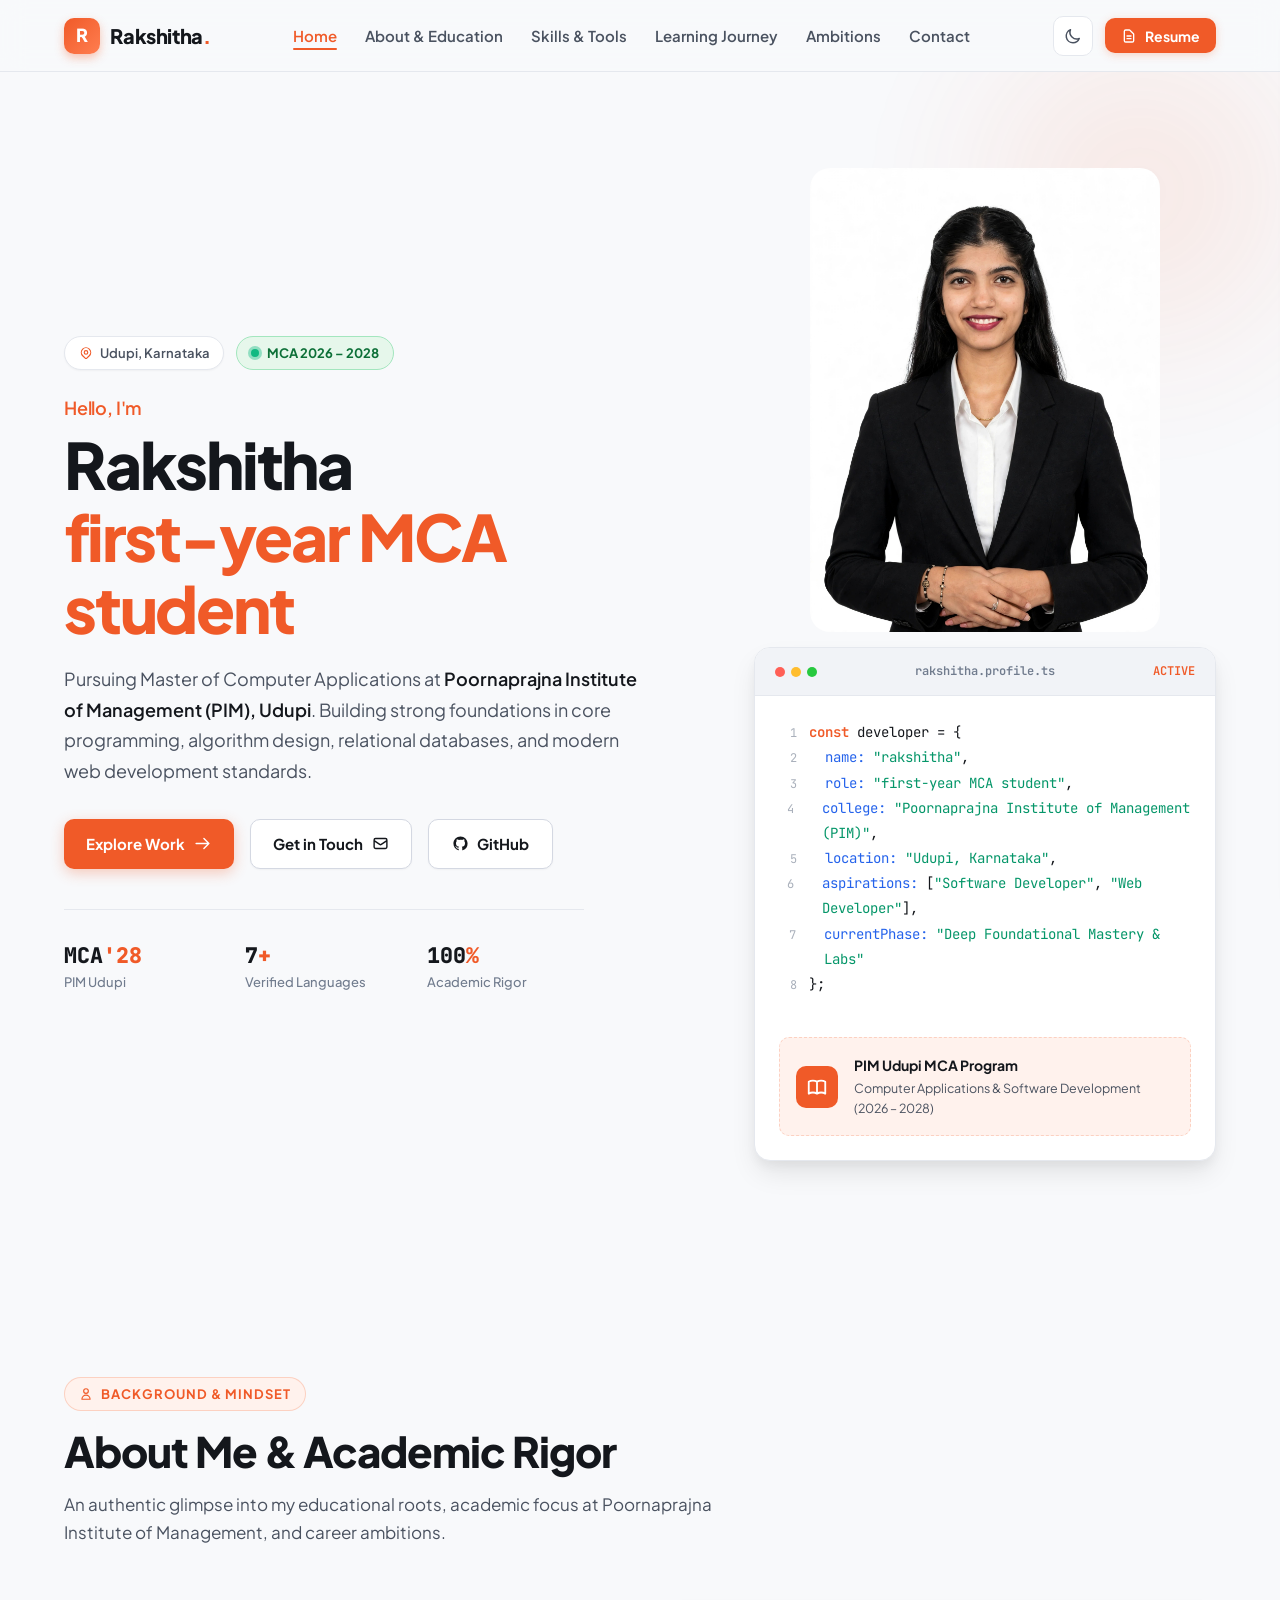
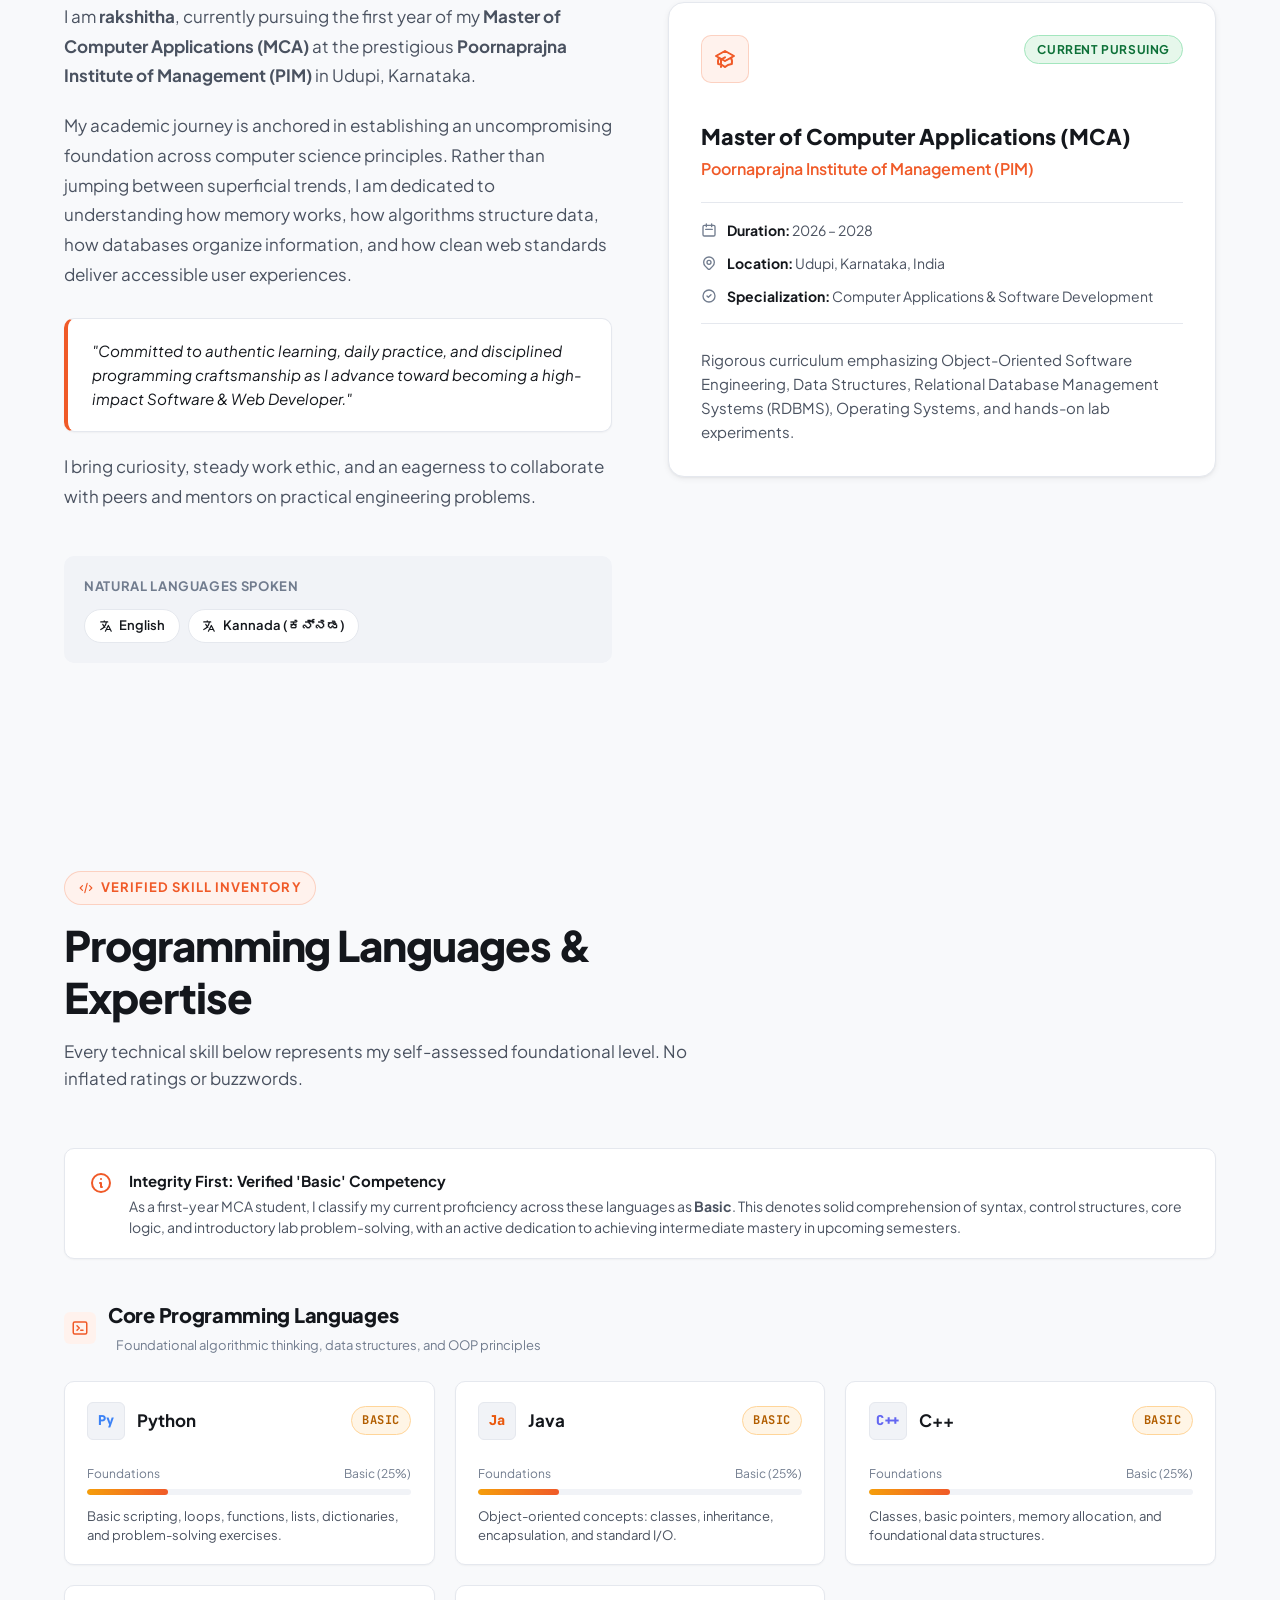
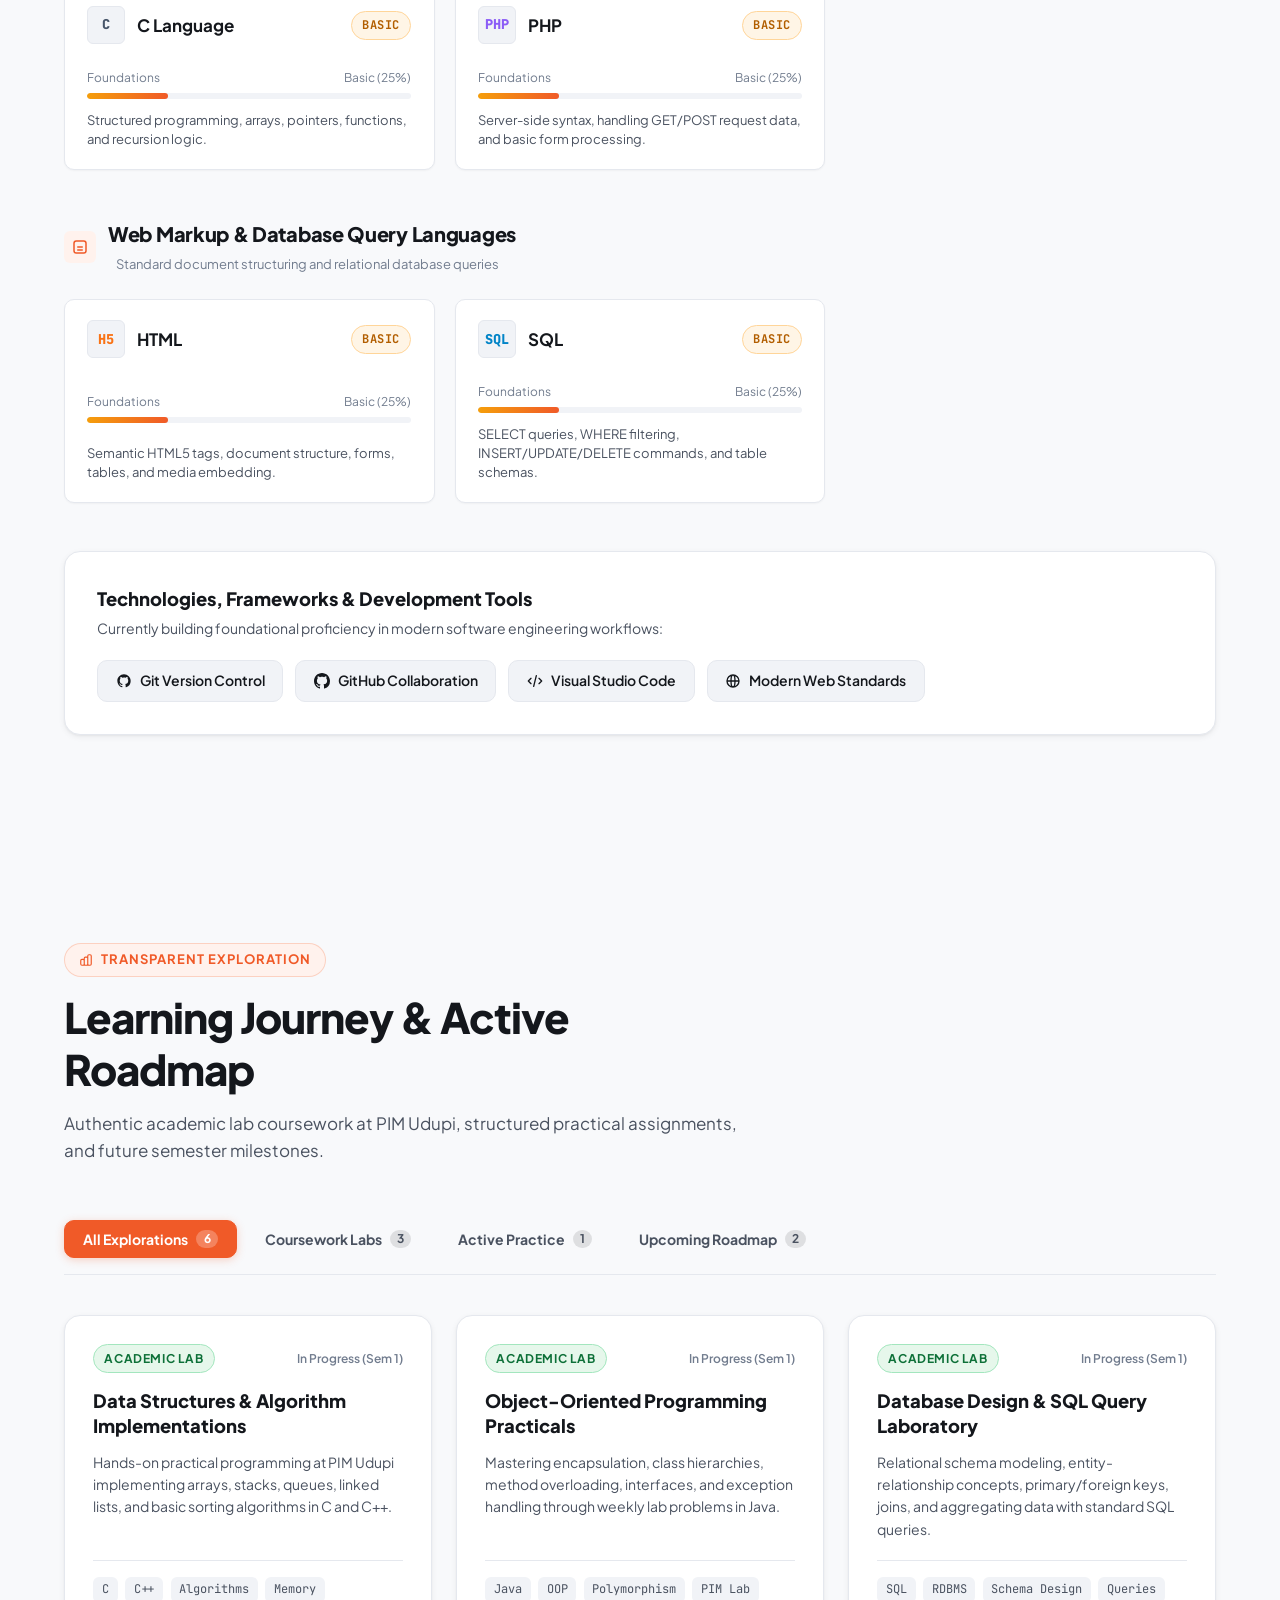
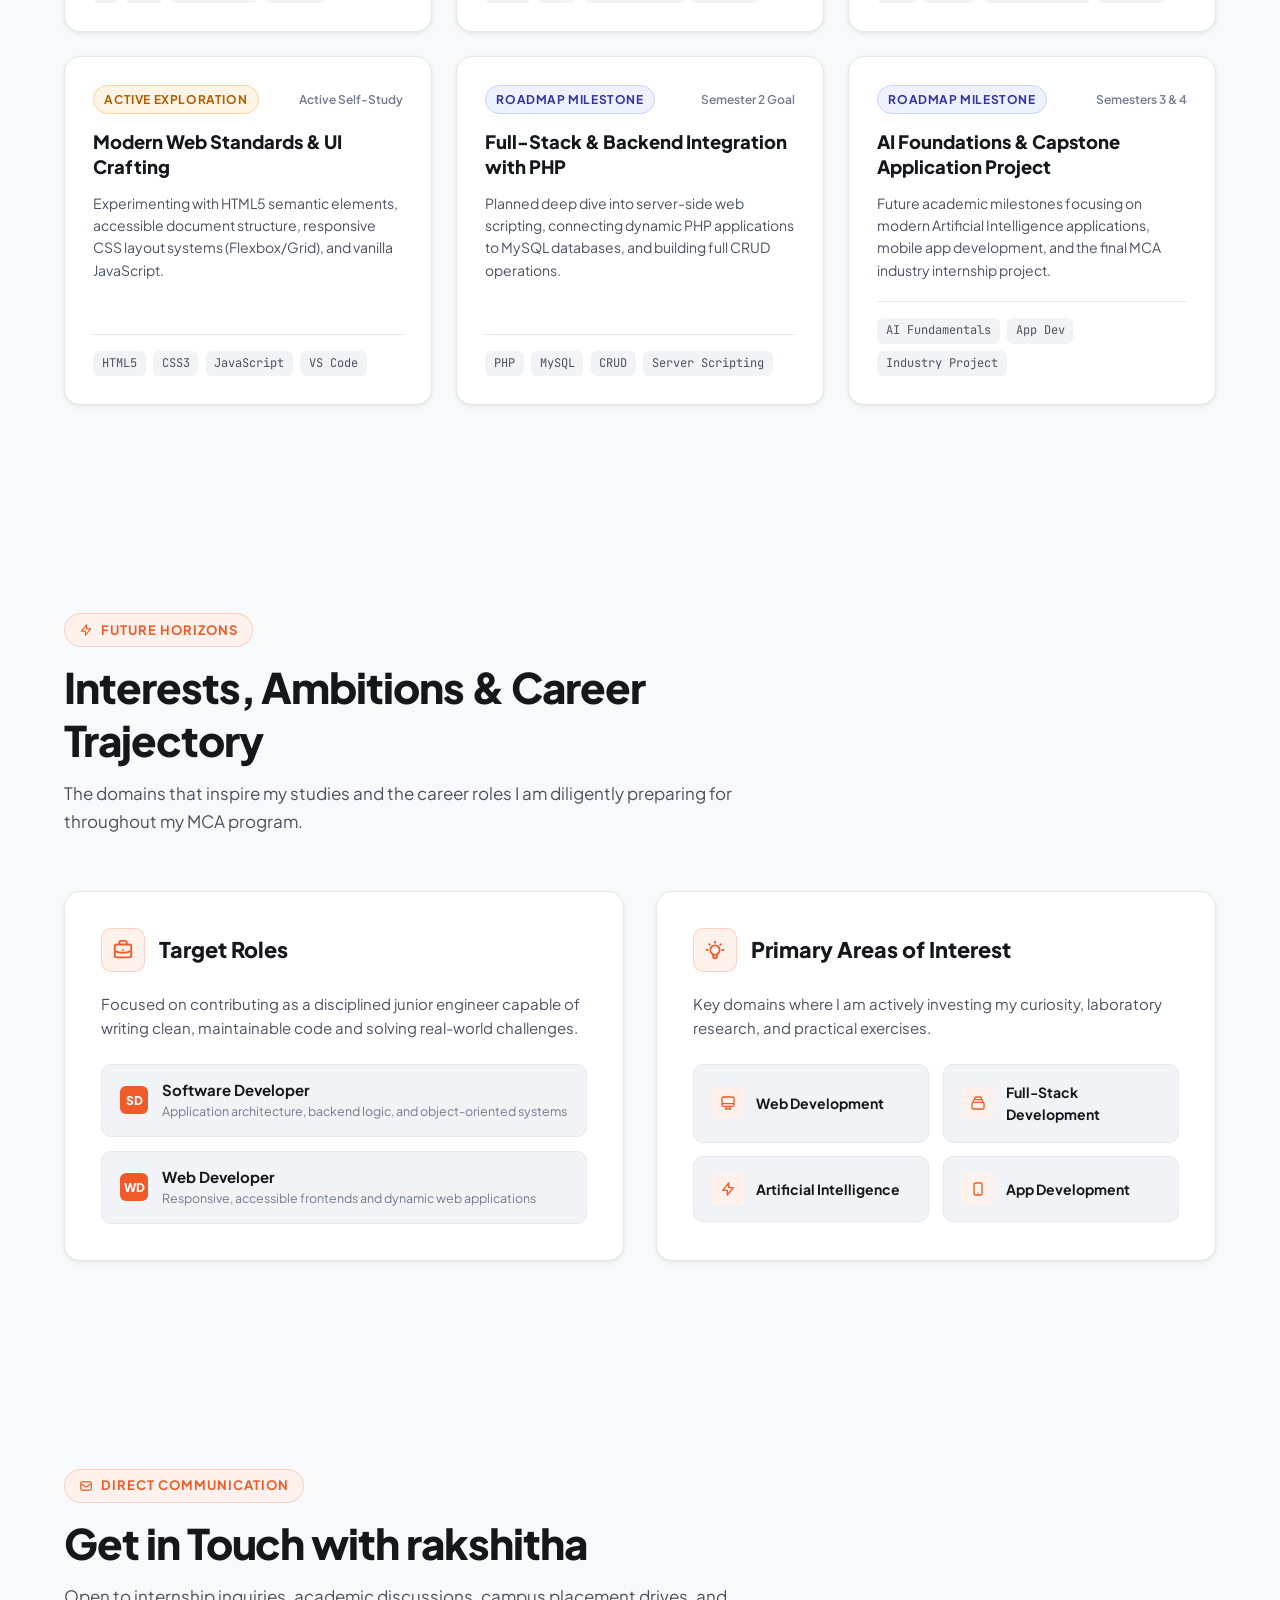
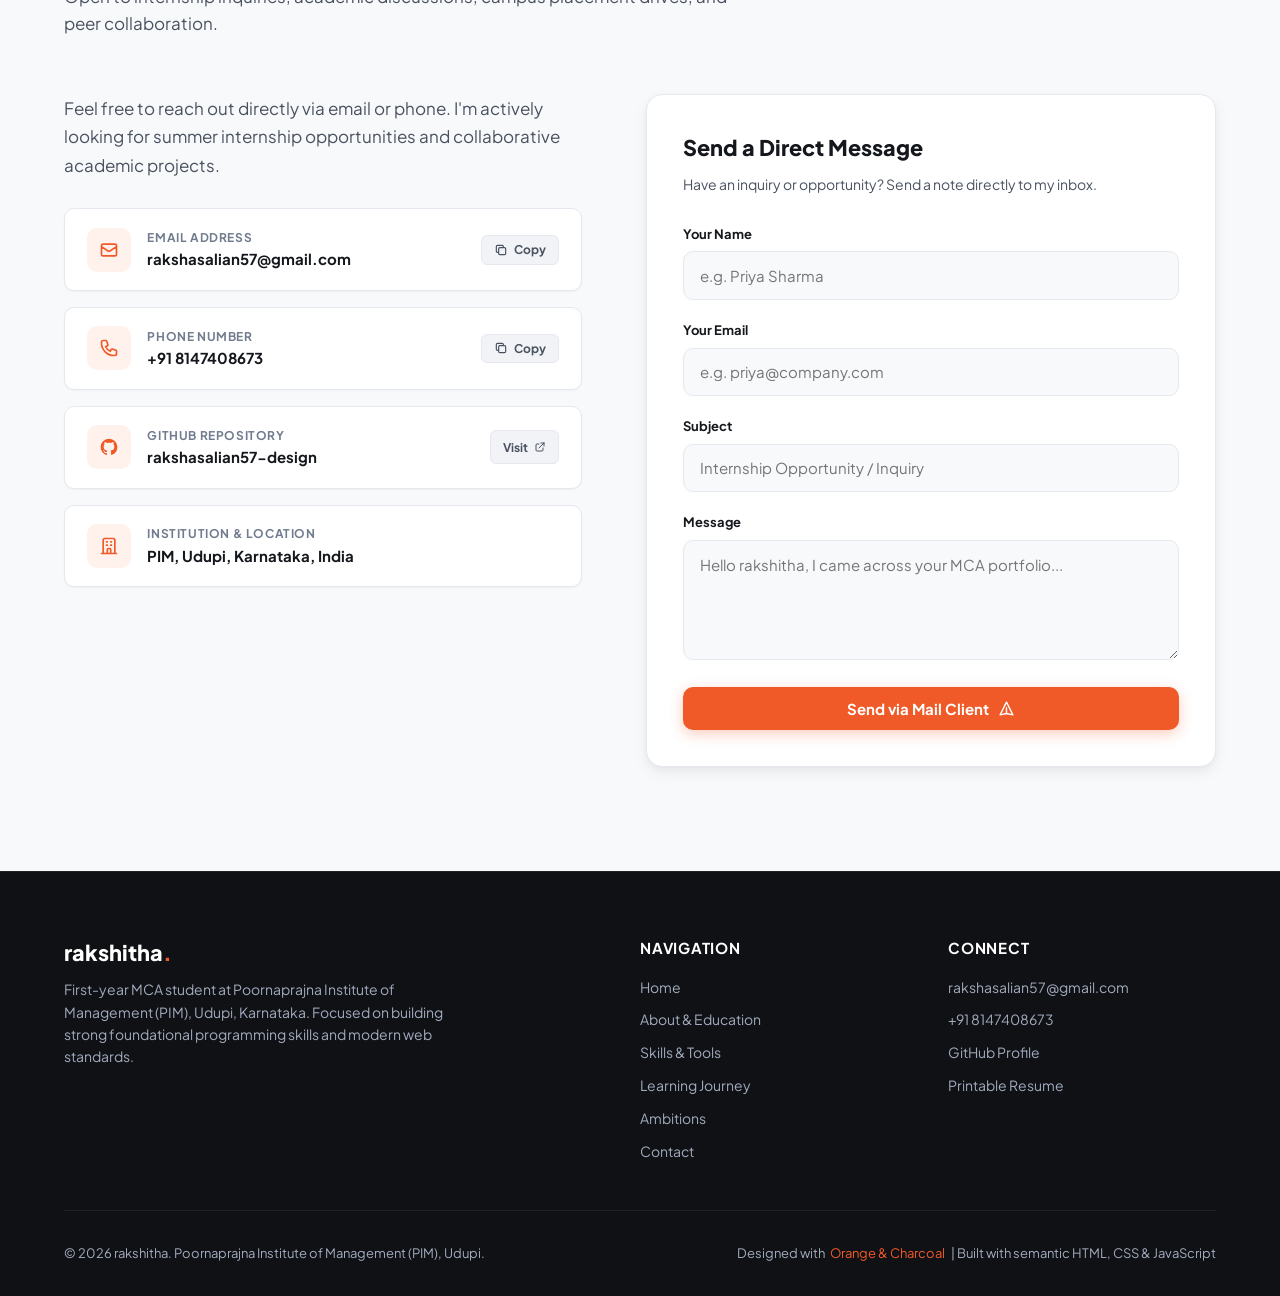
<file: index.html>
<!DOCTYPE html>
<html lang="en" data-theme="light">
<head>
  <meta charset="UTF-8">
  <meta name="viewport" content="width=device-width, initial-scale=1.0">
  <meta http-equiv="X-UA-Compatible" content="ie=edge">
  
  <!-- Primary Meta Tags -->
  <title>rakshitha | MCA Portfolio | Poornaprajna Institute of Management</title>
  <meta name="title" content="rakshitha | MCA Portfolio | Poornaprajna Institute of Management">
  <meta name="description" content="Portfolio of rakshitha, MCA student at PIM Udupi specializing in software development. Explore verified programming fundamentals, academic labs, and learning roadmap.">
  <meta name="keywords" content="rakshitha, MCA, Poornaprajna Institute of Management, PIM Udupi, Web Developer, Software Developer, Python, Java, C++, SQL, HTML">
  <meta name="author" content="rakshitha">

  <!-- Open Graph / Facebook -->
  <meta property="og:type" content="website">
  <meta property="og:url" content="https://github.com/rakshasalian57-design">
  <meta property="og:title" content="rakshitha | MCA Portfolio | Poornaprajna Institute of Management">
  <meta property="og:description" content="Portfolio of rakshitha, MCA student at PIM Udupi specializing in software development.">
  <meta property="og:locale" content="en_IN">

  <!-- Twitter Card -->
  <meta name="twitter:card" content="summary_large_image">
  <meta name="twitter:title" content="rakshitha | MCA Portfolio | Poornaprajna Institute of Management">
  <meta name="twitter:description" content="Portfolio of rakshitha, first-year MCA student at PIM Udupi specializing in software development.">

  <!-- Favicon (SVG Data URI) -->
  <link rel="icon" type="image/svg+xml" href="data:image/svg+xml,<svg xmlns='http://www.w3.org/2000/svg' viewBox='0 0 100 100'><rect width='100' height='100' rx='25' fill='%23f05a28'/><text x='50%' y='68%' font-size='60' font-weight='900' fill='white' text-anchor='middle' font-family='sans-serif'>R</text></svg>">

  <!-- Google Fonts: Plus Jakarta Sans & JetBrains Mono -->
  <link rel="preconnect" href="https://fonts.googleapis.com">
  <link rel="preconnect" href="https://fonts.gstatic.com" crossorigin>
  <link href="https://fonts.googleapis.com/css2?family=JetBrains+Mono:wght@400;500;600;700&family=Plus+Jakarta+Sans:wght@400;500;600;700;800;900&display=swap" rel="stylesheet">

  <!-- Core Stylesheet -->
  <link rel="stylesheet" href="styles.css">

  <!-- JSON-LD Structured Data -->
  <script type="application/ld+json">
  {
    "@context": "https://schema.org",
    "@type": "Person",
    "name": "Rakshitha",
    "jobTitle": "First-Year MCA Student",
    "affiliation": {
      "@type": "CollegeOrUniversity",
      "name": "Poornaprajna Institute of Management (PIM)",
      "address": {
        "@type": "PostalAddress",
        "addressLocality": "Udupi",
        "addressRegion": "Karnataka",
        "addressCountry": "India"
      }
    },
    "email": "mailto:rakshasalian57@gmail.com",
    "telephone": "+918147408673",
    "url": "https://github.com/rakshasalian57-design",
    "knowsAbout": ["Python", "PHP", "C++", "C", "Java", "HTML", "SQL", "Software Development", "Web Development"]
  }
  </script>
</head>
<body>

  <!-- =======================================================================
       Top Navigation Header
       ======================================================================= -->
  <header class="site-header" id="siteHeader">
    <div class="container header-container">
      <!-- Brand Mark -->
      <a href="#hero" class="brand" aria-label="rakshitha portfolio home">
        <span class="brand-symbol">R</span>
        <span>Rakshitha<span class="brand-dot">.</span></span>
        
      </a>
      

      <!-- Desktop Navigation Menu -->
      <nav class="nav-desktop" aria-label="Primary Navigation">
        <ul class="nav-menu">
          <li><a href="#hero" class="nav-link active">Home</a></li>
          <li><a href="#about" class="nav-link">About & Education</a></li>
          <li><a href="#skills" class="nav-link">Skills & Tools</a></li>
          <li><a href="#journey" class="nav-link">Learning Journey</a></li>
          <li><a href="#ambitions" class="nav-link">Ambitions</a></li>
          <li><a href="#contact" class="nav-link">Contact</a></li>
        </ul>
      </nav>

      <!-- Action Controls -->
      <div class="header-actions">
        <!-- Light / Dark Theme Toggle Button -->
        <button id="themeToggleBtn" class="theme-toggle-btn" aria-label="Toggle dark and light color theme" title="Toggle theme">
          <!-- Sun Icon (shown in dark theme) -->
          <svg class="icon-sun" fill="none" stroke="currentColor" viewBox="0 0 24 24" aria-hidden="true">
            <path stroke-linecap="round" stroke-linejoin="round" stroke-width="2" d="M12 3v1m0 16v1m9-9h-1M4 12H3m15.364 6.364l-.707-.707M6.343 6.343l-.707-.707m12.728 0l-.707.707M6.343 17.657l-.707.707M16 12a4 4 0 11-8 0 4 4 0 018 0z" />
          </svg>
          <!-- Moon Icon (shown in light theme) -->
          <svg class="icon-moon" fill="none" stroke="currentColor" viewBox="0 0 24 24" aria-hidden="true">
            <path stroke-linecap="round" stroke-linejoin="round" stroke-width="2" d="M20.354 15.354A9 9 0 018.646 3.646 9.003 9.003 0 0012 21a9.003 9.003 0 008.354-5.646z" />
          </svg>
        </button>

        <!-- View / Download Resume CTA -->
        <button id="openResumeBtn" class="btn-header-resume" aria-label="View Rakshitha's Academic Resume">
          <svg fill="none" stroke="currentColor" viewBox="0 0 24 24" width="16" height="16" aria-hidden="true">
            <path stroke-linecap="round" stroke-linejoin="round" stroke-width="2" d="M9 12h6m-6 4h6m2 5H7a2 2 0 01-2-2V5a2 2 0 012-2h5.586a1 1 0 01.707.293l5.414 5.414a1 1 0 01.293.707V19a2 2 0 01-2 2z" />
          </svg>
          <span>Resume</span>
        </button>

        <!-- Mobile Drawer Toggle Button -->
        <button id="mobileNavToggle" class="mobile-nav-toggle" aria-label="Open mobile navigation menu" aria-expanded="false" aria-controls="mobileDrawer">
          <svg fill="none" stroke="currentColor" viewBox="0 0 24 24" aria-hidden="true">
            <path stroke-linecap="round" stroke-linejoin="round" stroke-width="2" d="M4 6h16M4 12h16M4 18h16" />
          </svg>
        </button>
      </div>
    </div>
  </header>

  <!-- =======================================================================
       Mobile Drawer Navigation & Backdrop
       ======================================================================= -->
  <div id="mobileDrawerBackdrop" class="mobile-drawer-backdrop" aria-hidden="true"></div>
  
  <aside id="mobileDrawer" class="mobile-drawer" aria-label="Mobile Navigation Menu" aria-hidden="true">
    <div class="mobile-drawer-header">
      <div class="brand">
        <span class="brand-symbol">R</span>
        <span>Rakshitha<span class="brand-dot">.</span></span>
      </div>
      <button id="mobileDrawerClose" class="mobile-drawer-close" aria-label="Close navigation menu">
        <svg fill="none" stroke="currentColor" viewBox="0 0 24 24" width="20" height="20" aria-hidden="true">
          <path stroke-linecap="round" stroke-linejoin="round" stroke-width="2" d="M6 18L18 6M6 6l12 12" />
        </svg>
      </button>
    </div>

    <ul class="mobile-nav-links">
      <li><a href="#hero" class="mobile-nav-link active">Home</a></li>
      <li><a href="#about" class="mobile-nav-link">About & Education</a></li>
      <li><a href="#skills" class="mobile-nav-link">Skills & Tools</a></li>
      <li><a href="#journey" class="mobile-nav-link">Learning Journey</a></li>
      <li><a href="#ambitions" class="mobile-nav-link">Ambitions</a></li>
      <li><a href="#contact" class="mobile-nav-link">Contact</a></li>
    </ul>

    <div class="mobile-drawer-footer">
      <button id="mobileResumeBtn" class="btn btn-primary" style="width: 100%;">
        <svg fill="none" stroke="currentColor" viewBox="0 0 24 24" width="16" height="16" aria-hidden="true">
          <path stroke-linecap="round" stroke-linejoin="round" stroke-width="2" d="M9 12h6m-6 4h6m2 5H7a2 2 0 01-2-2V5a2 2 0 012-2h5.586a1 1 0 01.707.293l5.414 5.414a1 1 0 01.293.707V19a2 2 0 01-2 2z" />
        </svg>
        <span>View Academic Resume</span>
      </button>

      <div style="font-size: 0.8125rem; color: var(--text-muted); text-align: center;">
        Poornaprajna Institute of Management (PIM), Udupi
      </div>
    </div>
  </aside>

  <!-- =======================================================================
       Main Content
       ======================================================================= -->
  <main id="mainContent">

    <!-- -------------------------------------------------------------------
         Section 1: Hero Showcase (Text-Focused Introduction)
         ------------------------------------------------------------------- -->
    <section class="section hero-section" id="hero">
      <div class="hero-glow-bg" aria-hidden="true"></div>
      <div class="container hero-grid">
        
        <!-- Left: Text-Focused Content -->
        <div class="hero-content">
          <!-- Badges Row -->
          <div class="hero-badges-row">
            <span class="location-badge">
              <svg fill="none" stroke="currentColor" viewBox="0 0 24 24" aria-hidden="true">
                <path stroke-linecap="round" stroke-linejoin="round" stroke-width="2" d="M17.657 16.657L13.414 20.9a1.998 1.998 0 01-2.827 0l-4.244-4.243a8 8 0 1111.314 0z" />
                <path stroke-linecap="round" stroke-linejoin="round" stroke-width="2" d="M15 11a3 3 0 11-6 0 3 3 0 016 0z" />
              </svg>
              <span>Udupi, Karnataka</span>
            </span>

            <span class="status-active-badge">
              <span class="status-indicator-dot"></span>
              <span>MCA 2026 – 2028</span>
            </span>
          </div>

          <p class="hero-greeting">Hello, I'm</p>
          <h1 class="hero-title">
            Rakshitha<br>
            <span class="hero-highlight">first-year MCA student</span>
          </h1>

          <p class="hero-pitch">
            Pursuing Master of Computer Applications at <strong>Poornaprajna Institute of Management (PIM), Udupi</strong>. Building strong foundations in core programming, algorithm design, relational databases, and modern web development standards.
          </p>

          <div class="hero-actions">
            <a href="#journey" class="btn btn-primary">
              <span>Explore Work</span>
              <svg fill="none" stroke="currentColor" viewBox="0 0 24 24" aria-hidden="true">
                <path stroke-linecap="round" stroke-linejoin="round" stroke-width="2" d="M14 5l7 7m0 0l-7 7m7-7H3" />
              </svg>
            </a>

            <a href="#contact" class="btn btn-secondary">
              <span>Get in Touch</span>
              <svg fill="none" stroke="currentColor" viewBox="0 0 24 24" aria-hidden="true">
                <path stroke-linecap="round" stroke-linejoin="round" stroke-width="2" d="M3 8l7.89 5.26a2 2 0 002.22 0L21 8M5 19h14a2 2 0 002-2V7a2 2 0 00-2-2H5a2 2 0 00-2 2v10a2 2 0 002 2z" />
              </svg>
            </a>

            <a href="https://github.com/rakshasalian57-design" target="_blank" rel="noopener noreferrer" class="btn btn-secondary" aria-label="Visit rakshitha's GitHub profile">
              <svg fill="currentColor" viewBox="0 0 24 24" aria-hidden="true">
                <path fill-rule="evenodd" clip-rule="evenodd" d="M12 2C6.477 2 2 6.484 2 12.017c0 4.425 2.865 8.18 6.839 9.504.5.092.682-.217.682-.483 0-.237-.008-.868-.013-1.703-2.782.605-3.369-1.343-3.369-1.343-.454-1.158-1.11-1.466-1.11-1.466-.908-.62.069-.608.069-.608 1.003.07 1.53 1.032 1.53 1.032.892 1.53 2.341 1.088 2.91.832.092-.647.35-1.088.636-1.338-2.22-.253-4.555-1.113-4.555-4.951 0-1.093.39-1.988 1.029-2.688-.103-.253-.446-1.272.098-2.65 0 0 .84-.27 2.75 1.026A9.564 9.564 0 0112 6.844c.85.004 1.705.115 2.504.337 1.909-1.296 2.747-1.027 2.747-1.027.546 1.379.202 2.398.1 2.651.64.7 1.028 1.595 1.028 2.688 0 3.848-2.339 4.695-4.566 4.943.359.309.678.92.678 1.855 0 1.338-.012 2.419-.012 2.747 0 .268.18.58.688.482A10.019 10.019 0 0022 12.017C22 6.484 17.522 2 12 2z" />
              </svg>
              <span>GitHub</span>
            </a>
          </div>

          <!-- Quick Metrics Bar -->
          <div class="hero-quick-stats">
            <div class="stat-item">
              <span class="stat-number">MCA<span>'28</span></span>
              <span class="stat-label">PIM Udupi</span>
            </div>
            <div class="stat-item">
              <span class="stat-number">7<span>+</span></span>
              <span class="stat-label">Verified Languages</span>
            </div>
            <div class="stat-item">
              <span class="stat-number">100<span>%</span></span>
              <span class="stat-label">Academic Rigor</span>
            </div>
          </div>
        </div>

        <!-- Right: Developer Terminal Card Graphic -->
        <div class="hero-card-wrapper">
          <img src="profilephoto.jpg" style="width: 100%; max-width: 350px; border-radius: 20px; margin-bottom: 15px; display: block; margin-left: auto; margin-right: auto;">
          <div class="terminal-card">
            <div class="terminal-header">
              <div class="terminal-dots">
                <span class="dot dot-red"></span>
                <span class="dot dot-yellow"></span>
                <span class="dot dot-green"></span>
              </div>
              <span class="terminal-title">rakshitha.profile.ts</span>
              <span style="font-size: 0.75rem; color: var(--primary-orange); font-family: var(--font-mono); font-weight: 600;">ACTIVE</span>
            </div>

            <div class="terminal-body">
              <div class="code-line">
                <span class="line-num">1</span>
                <span><span class="code-keyword">const</span> developer = {</span>
              </div>
              <div class="code-line">
                <span class="line-num">2</span>
                <span style="padding-left: 1rem;"><span class="code-property">name:</span> <span class="code-string">"rakshitha"</span>,</span>
              </div>
              <div class="code-line">
                <span class="line-num">3</span>
                <span style="padding-left: 1rem;"><span class="code-property">role:</span> <span class="code-string">"first-year MCA student"</span>,</span>
              </div>
              <div class="code-line">
                <span class="line-num">4</span>
                <span style="padding-left: 1rem;"><span class="code-property">college:</span> <span class="code-string">"Poornaprajna Institute of Management (PIM)"</span>,</span>
              </div>
              <div class="code-line">
                <span class="line-num">5</span>
                <span style="padding-left: 1rem;"><span class="code-property">location:</span> <span class="code-string">"Udupi, Karnataka"</span>,</span>
              </div>
              <div class="code-line">
                <span class="line-num">6</span>
                <span style="padding-left: 1rem;"><span class="code-property">aspirations:</span> [<span class="code-string">"Software Developer"</span>, <span class="code-string">"Web Developer"</span>],</span>
              </div>
              <div class="code-line">
                <span class="line-num">7</span>
                <span style="padding-left: 1rem;"><span class="code-property">currentPhase:</span> <span class="code-string">"Deep Foundational Mastery & Labs"</span></span>
              </div>
              <div class="code-line">
                <span class="line-num">8</span>
                <span>};</span>
              </div>
            </div>

            <div style="padding: 0 1.5rem 1.5rem 1.5rem;">
              <div class="terminal-badge-card">
                <div class="terminal-badge-icon">
                  <svg fill="none" stroke="currentColor" viewBox="0 0 24 24" width="22" height="22" aria-hidden="true">
                    <path stroke-linecap="round" stroke-linejoin="round" stroke-width="2" d="M12 6.253v13m0-13C10.832 5.477 9.246 5 7.5 5S4.168 5.477 3 6.253v13C4.168 18.477 5.754 18 7.5 18s3.332.477 4.5 1.253m0-13C13.168 5.477 14.754 5 16.5 5c1.747 0 3.332.477 4.5 1.253v13C19.832 18.477 18.247 18 16.5 18c-1.746 0-3.332.477-4.5 1.253" />
                  </svg>
                </div>
                <div class="terminal-badge-text">
                  <h4>PIM Udupi MCA Program</h4>
                  <p>Computer Applications & Software Development (2026 – 2028)</p>
                </div>
              </div>
            </div>
          </div>
        </div>

      </div>
    </section>

    <!-- -------------------------------------------------------------------
         Section 2: About Me & Academic Background
         ------------------------------------------------------------------- -->
    <section class="section" id="about">
      <div class="container">
        
        <div class="section-header">
          <span class="section-tag">
            <svg fill="none" stroke="currentColor" viewBox="0 0 24 24" aria-hidden="true">
              <path stroke-linecap="round" stroke-linejoin="round" stroke-width="2" d="M16 7a4 4 0 11-8 0 4 4 0 018 0zM12 14a7 7 0 00-7 7h14a7 7 0 00-7-7z" />
            </svg>
            Background & Mindset
          </span>
          <h2 class="section-title">About Me & Academic Rigor</h2>
          <p class="section-subtitle">
            An authentic glimpse into my educational roots, academic focus at Poornaprajna Institute of Management, and career ambitions.
          </p>
        </div>

        <div class="about-grid">
          <!-- Left: Narrative -->
          <div class="about-narrative">
            <p class="about-text">
              I am <strong>rakshitha</strong>, currently pursuing the first year of my <strong>Master of Computer Applications (MCA)</strong> at the prestigious <strong>Poornaprajna Institute of Management (PIM)</strong> in Udupi, Karnataka.
            </p>
            <p class="about-text">
              My academic journey is anchored in establishing an uncompromising foundation across computer science principles. Rather than jumping between superficial trends, I am dedicated to understanding how memory works, how algorithms structure data, how databases organize information, and how clean web standards deliver accessible user experiences.
            </p>

            <div class="about-highlight-box">
              <p>
                "Committed to authentic learning, daily practice, and disciplined programming craftsmanship as I advance toward becoming a high-impact Software & Web Developer."
              </p>
            </div>

            <p class="about-text">
              I bring curiosity, steady work ethic, and an eagerness to collaborate with peers and mentors on practical engineering problems.
            </p>

            <!-- Natural Languages Spoken -->
            <div class="natural-languages-block">
              <h4>Natural Languages Spoken</h4>
              <div class="lang-chips">
                <span class="lang-chip">
                  <svg fill="none" stroke="currentColor" viewBox="0 0 24 24" width="14" height="14" aria-hidden="true">
                    <path stroke-linecap="round" stroke-linejoin="round" stroke-width="2" d="M3 5h12M9 3v2m1.048 9.5A18.022 18.022 0 016.412 9m6.088 9h7M11 21l5-10 5 10M12.751 5C11.783 10.77 8.07 15.61 3 18.129" />
                  </svg>
                  English
                </span>
                <span class="lang-chip">
                  <svg fill="none" stroke="currentColor" viewBox="0 0 24 24" width="14" height="14" aria-hidden="true">
                    <path stroke-linecap="round" stroke-linejoin="round" stroke-width="2" d="M3 5h12M9 3v2m1.048 9.5A18.022 18.022 0 016.412 9m6.088 9h7M11 21l5-10 5 10M12.751 5C11.783 10.77 8.07 15.61 3 18.129" />
                  </svg>
                  Kannada (ಕನ್ನಡ)
                </span>
              </div>
            </div>
          </div>

          <!-- Right: Education Card -->
          <div>
            <div class="education-card">
              <div class="edu-header">
                <div class="edu-icon-wrap">
                  <svg fill="none" stroke="currentColor" viewBox="0 0 24 24" aria-hidden="true">
                    <path d="M12 14l9-5-9-5-9 5 9 5z" />
                    <path d="M12 14l6.16-3.422a12.083 12.083 0 01.665 6.479A11.952 11.952 0 0012 20.055a11.952 11.952 0 00-6.824-2.998 12.078 12.078 0 01.665-6.479L12 14z" />
                    <path stroke-linecap="round" stroke-linejoin="round" stroke-width="2" d="M12 14l9-5-9-5-9 5 9 5zm0 0l6.16-3.422a12.083 12.083 0 01.665 6.479A11.952 11.952 0 0012 20.055a11.952 11.952 0 00-6.824-2.998 12.078 12.078 0 01.665-6.479L12 14zm-4 6v-7.5l4-2.222" />
                  </svg>
                </div>
                <span class="edu-badge-tag">Current Pursuing</span>
              </div>

              <h3 class="edu-degree">Master of Computer Applications (MCA)</h3>
              <p class="edu-institution">Poornaprajna Institute of Management (PIM)</p>

              <div class="edu-meta-list">
                <div class="edu-meta-row">
                  <svg fill="none" stroke="currentColor" viewBox="0 0 24 24" aria-hidden="true">
                    <path stroke-linecap="round" stroke-linejoin="round" stroke-width="2" d="M8 7V3m8 4V3m-9 8h10M5 21h14a2 2 0 002-2V7a2 2 0 00-2-2H5a2 2 0 00-2 2v12a2 2 0 002 2z" />
                  </svg>
                  <span><strong>Duration:</strong> 2026 – 2028</span>
                </div>
                <div class="edu-meta-row">
                  <svg fill="none" stroke="currentColor" viewBox="0 0 24 24" aria-hidden="true">
                    <path stroke-linecap="round" stroke-linejoin="round" stroke-width="2" d="M17.657 16.657L13.414 20.9a1.998 1.998 0 01-2.827 0l-4.244-4.243a8 8 0 1111.314 0z" />
                    <path stroke-linecap="round" stroke-linejoin="round" stroke-width="2" d="M15 11a3 3 0 11-6 0 3 3 0 016 0z" />
                  </svg>
                  <span><strong>Location:</strong> Udupi, Karnataka, India</span>
                </div>
                <div class="edu-meta-row">
                  <svg fill="none" stroke="currentColor" viewBox="0 0 24 24" aria-hidden="true">
                    <path stroke-linecap="round" stroke-linejoin="round" stroke-width="2" d="M9 12l2 2 4-4m6 2a9 9 0 11-18 0 9 9 0 0118 0z" />
                  </svg>
                  <span><strong>Specialization:</strong> Computer Applications & Software Development</span>
                </div>
              </div>

              <p class="edu-details">
                Rigorous curriculum emphasizing Object-Oriented Software Engineering, Data Structures, Relational Database Management Systems (RDBMS), Operating Systems, and hands-on lab experiments.
              </p>
            </div>
          </div>
        </div>

      </div>
    </section>

    <!-- -------------------------------------------------------------------
         Section 3: Technical Skills & Verified Expertise
         ------------------------------------------------------------------- -->
    <section class="section" id="skills">
      <div class="container">
        
        <div class="section-header">
          <span class="section-tag">
            <svg fill="none" stroke="currentColor" viewBox="0 0 24 24" aria-hidden="true">
              <path stroke-linecap="round" stroke-linejoin="round" stroke-width="2" d="M10 20l4-16m4 4l4 4-4 4M6 16l-4-4 4-4" />
            </svg>
            Verified Skill Inventory
          </span>
          <h2 class="section-title">Programming Languages & Expertise</h2>
          <p class="section-subtitle">
            Every technical skill below represents my self-assessed foundational level. No inflated ratings or buzzwords.
          </p>
        </div>

        <!-- Transparency Notice -->
        <div class="skills-notice-box">
          <svg class="notice-icon" fill="none" stroke="currentColor" viewBox="0 0 24 24" aria-hidden="true">
            <path stroke-linecap="round" stroke-linejoin="round" stroke-width="2" d="M13 16h-1v-4h-1m1-4h.01M21 12a9 9 0 11-18 0 9 9 0 0118 0z" />
          </svg>
          <div class="notice-text">
            <h4>Integrity First: Verified 'Basic' Competency</h4>
            <p>
              As a first-year MCA student, I classify my current proficiency across these languages as <strong>Basic</strong>. This denotes solid comprehension of syntax, control structures, core logic, and introductory lab problem-solving, with an active dedication to achieving intermediate mastery in upcoming semesters.
            </p>
          </div>
        </div>

        <!-- Group 1: Core Programming Languages -->
        <div class="skills-category-group">
          <div class="category-header">
            <div class="category-icon">
              <svg fill="none" stroke="currentColor" viewBox="0 0 24 24" aria-hidden="true">
                <path stroke-linecap="round" stroke-linejoin="round" stroke-width="2" d="M8 9l3 3-3 3m5 0h3M5 20h14a2 2 0 002-2V6a2 2 0 00-2-2H5a2 2 0 00-2 2v12a2 2 0 002 2z" />
              </svg>
            </div>
            <div>
              <h3 class="category-title">Core Programming Languages</h3>
              <span class="category-desc">Foundational algorithmic thinking, data structures, and OOP principles</span>
            </div>
          </div>

          <div class="skills-grid">
            
            <!-- Python -->
            <div class="skill-card">
              <div class="skill-card-top">
                <div class="skill-name-wrap">
                  <div class="skill-lang-icon" style="color: #3b82f6;">Py</div>
                  <span class="skill-name">Python</span>
                </div>
                <span class="skill-level-badge">Basic</span>
              </div>
              <div class="skill-meter-container">
                <div class="meter-labels">
                  <span>Foundations</span>
                  <span>Basic (25%)</span>
                </div>
                <div class="meter-track">
                  <div class="meter-fill" style="width: 25%;"></div>
                </div>
              </div>
              <p class="skill-context-note">Basic scripting, loops, functions, lists, dictionaries, and problem-solving exercises.</p>
            </div>

            <!-- Java -->
            <div class="skill-card">
              <div class="skill-card-top">
                <div class="skill-name-wrap">
                  <div class="skill-lang-icon" style="color: #ea580c;">Ja</div>
                  <span class="skill-name">Java</span>
                </div>
                <span class="skill-level-badge">Basic</span>
              </div>
              <div class="skill-meter-container">
                <div class="meter-labels">
                  <span>Foundations</span>
                  <span>Basic (25%)</span>
                </div>
                <div class="meter-track">
                  <div class="meter-fill" style="width: 25%;"></div>
                </div>
              </div>
              <p class="skill-context-note">Object-oriented concepts: classes, inheritance, encapsulation, and standard I/O.</p>
            </div>

            <!-- C++ -->
            <div class="skill-card">
              <div class="skill-card-top">
                <div class="skill-name-wrap">
                  <div class="skill-lang-icon" style="color: #6366f1;">C++</div>
                  <span class="skill-name">C++</span>
                </div>
                <span class="skill-level-badge">Basic</span>
              </div>
              <div class="skill-meter-container">
                <div class="meter-labels">
                  <span>Foundations</span>
                  <span>Basic (25%)</span>
                </div>
                <div class="meter-track">
                  <div class="meter-fill" style="width: 25%;"></div>
                </div>
              </div>
              <p class="skill-context-note">Classes, basic pointers, memory allocation, and foundational data structures.</p>
            </div>

            <!-- C -->
            <div class="skill-card">
              <div class="skill-card-top">
                <div class="skill-name-wrap">
                  <div class="skill-lang-icon" style="color: #475569;">C</div>
                  <span class="skill-name">C Language</span>
                </div>
                <span class="skill-level-badge">Basic</span>
              </div>
              <div class="skill-meter-container">
                <div class="meter-labels">
                  <span>Foundations</span>
                  <span>Basic (25%)</span>
                </div>
                <div class="meter-track">
                  <div class="meter-fill" style="width: 25%;"></div>
                </div>
              </div>
              <p class="skill-context-note">Structured programming, arrays, pointers, functions, and recursion logic.</p>
            </div>

            <!-- PHP -->
            <div class="skill-card">
              <div class="skill-card-top">
                <div class="skill-name-wrap">
                  <div class="skill-lang-icon" style="color: #8b5cf6;">PHP</div>
                  <span class="skill-name">PHP</span>
                </div>
                <span class="skill-level-badge">Basic</span>
              </div>
              <div class="skill-meter-container">
                <div class="meter-labels">
                  <span>Foundations</span>
                  <span>Basic (25%)</span>
                </div>
                <div class="meter-track">
                  <div class="meter-fill" style="width: 25%;"></div>
                </div>
              </div>
              <p class="skill-context-note">Server-side syntax, handling GET/POST request data, and basic form processing.</p>
            </div>

          </div>
        </div>

        <!-- Group 2: Web Fundamentals & Query Languages -->
        <div class="skills-category-group">
          <div class="category-header">
            <div class="category-icon">
              <svg fill="none" stroke="currentColor" viewBox="0 0 24 24" aria-hidden="true">
                <path stroke-linecap="round" stroke-linejoin="round" stroke-width="2" d="M4 7v10c0 2 1 3 3 3h10c2 0 3-1 3-3V7c0-2-1-3-3-3H7C5 4 4 5 4 7z" />
                <path stroke-linecap="round" stroke-linejoin="round" stroke-width="2" d="M9 12h6m-6 4h6" />
              </svg>
            </div>
            <div>
              <h3 class="category-title">Web Markup & Database Query Languages</h3>
              <span class="category-desc">Standard document structuring and relational database queries</span>
            </div>
          </div>

          <div class="skills-grid">
            
            <!-- HTML -->
            <div class="skill-card">
              <div class="skill-card-top">
                <div class="skill-name-wrap">
                  <div class="skill-lang-icon" style="color: #f97316;">H5</div>
                  <span class="skill-name">HTML</span>
                </div>
                <span class="skill-level-badge">Basic</span>
              </div>
              <div class="skill-meter-container">
                <div class="meter-labels">
                  <span>Foundations</span>
                  <span>Basic (25%)</span>
                </div>
                <div class="meter-track">
                  <div class="meter-fill" style="width: 25%;"></div>
                </div>
              </div>
              <p class="skill-context-note">Semantic HTML5 tags, document structure, forms, tables, and media embedding.</p>
            </div>

            <!-- SQL -->
            <div class="skill-card">
              <div class="skill-card-top">
                <div class="skill-name-wrap">
                  <div class="skill-lang-icon" style="color: #0284c7;">SQL</div>
                  <span class="skill-name">SQL</span>
                </div>
                <span class="skill-level-badge">Basic</span>
              </div>
              <div class="skill-meter-container">
                <div class="meter-labels">
                  <span>Foundations</span>
                  <span>Basic (25%)</span>
                </div>
                <div class="meter-track">
                  <div class="meter-fill" style="width: 25%;"></div>
                </div>
              </div>
              <p class="skill-context-note">SELECT queries, WHERE filtering, INSERT/UPDATE/DELETE commands, and table schemas.</p>
            </div>

          </div>
        </div>

        <!-- Tools & Development Environment Banner -->
        <div class="tools-banner">
          <div class="tools-banner-header">
            <h3>Technologies, Frameworks & Development Tools</h3>
            <p>Currently building foundational proficiency in modern software engineering workflows:</p>
          </div>
          <div class="tools-tags-list">
            <span class="tool-tag">
              <svg fill="currentColor" viewBox="0 0 24 24" aria-hidden="true">
                <path d="M12 2C6.477 2 2 6.484 2 12.017c0 4.425 2.865 8.18 6.839 9.504.5.092.682-.217.682-.483 0-.237-.008-.868-.013-1.703-2.782.605-3.369-1.343-3.369-1.343-.454-1.158-1.11-1.466-1.11-1.466-.908-.62.069-.608.069-.608 1.003.07 1.53 1.032 1.53 1.032.892 1.53 2.341 1.088 2.91.832.092-.647.35-1.088.636-1.338-2.22-.253-4.555-1.113-4.555-4.951 0-1.093.39-1.988 1.029-2.688-.103-.253-.446-1.272.098-2.65 0 0 .84-.27 2.75 1.026A9.564 9.564 0 0112 6.844c.85.004 1.705.115 2.504.337 1.909-1.296 2.747-1.027 2.747-1.027.546 1.379.202 2.398.1 2.651.64.7 1.028 1.595 1.028 2.688 0 3.848-2.339 4.695-4.566 4.943.359.309.678.92.678 1.855 0 1.338-.012 2.419-.012 2.747 0 .268.18.58.688.482A10.019 10.019 0 0022 12.017C22 6.484 17.522 2 12 2z" />
              </svg>
              Git Version Control
            </span>
            <span class="tool-tag">
              <svg fill="currentColor" viewBox="0 0 24 24" aria-hidden="true">
                <path d="M12 0C5.37 0 0 5.37 0 12c0 5.31 3.435 9.795 8.205 11.385.6.105.825-.255.825-.57 0-.285-.015-1.23-.015-2.235-3.015.555-3.795-.735-4.035-1.41-.135-.345-.72-1.41-1.23-1.695-.42-.225-1.02-.78-.015-.795.945-.015 1.62.87 1.845 1.23 1.08 1.815 2.805 1.305 3.495.99.105-.78.42-1.305.765-1.605-2.67-.3-5.46-1.335-5.46-5.925 0-1.305.465-2.385 1.23-3.225-.12-.3-.54-1.53.12-3.18 0 0 1.005-.315 3.3 1.23.96-.27 1.98-.405 3-.405s2.04.135 3 .405c2.295-1.56 3.3-1.23 3.3-1.23.66 1.65.24 2.88.12 3.18.765.84 1.23 1.905 1.23 3.225 0 4.605-2.805 5.625-5.475 5.925.435.375.81 1.095.81 2.22 0 1.605-.015 2.895-.015 3.3 0 .315.225.69.825.57A12.02 12.02 0 0024 12c0-6.63-5.37-12-12-12z"/>
              </svg>
              GitHub Collaboration
            </span>
            <span class="tool-tag">
              <svg fill="none" stroke="currentColor" viewBox="0 0 24 24" aria-hidden="true">
                <path stroke-linecap="round" stroke-linejoin="round" stroke-width="2" d="M10 20l4-16m4 4l4 4-4 4M6 16l-4-4 4-4" />
              </svg>
              Visual Studio Code
            </span>
            <span class="tool-tag">
              <svg fill="none" stroke="currentColor" viewBox="0 0 24 24" aria-hidden="true">
                <path stroke-linecap="round" stroke-linejoin="round" stroke-width="2" d="M21 12a9 9 0 01-9 9m9-9a9 9 0 00-9-9m9 9H3m9 9a9 9 0 01-9-9m9 9c1.657 0 3-4.03 3-9s-1.343-9-3-9m0 18c-1.657 0-3-4.03-3-9s1.343-9 3-9m-9 9a9 9 0 019-9" />
              </svg>
              Modern Web Standards
            </span>
          </div>
        </div>

      </div>
    </section>

    <!-- -------------------------------------------------------------------
         Section 4: Academic Labs & Learning Roadmap
         ------------------------------------------------------------------- -->
    <section class="section" id="journey">
      <div class="container">
        
        <div class="section-header">
          <span class="section-tag">
            <svg fill="none" stroke="currentColor" viewBox="0 0 24 24" aria-hidden="true">
              <path stroke-linecap="round" stroke-linejoin="round" stroke-width="2" d="M9 19v-6a2 2 0 00-2-2H5a2 2 0 00-2 2v6a2 2 0 002 2h2a2 2 0 002-2zm0 0V9a2 2 0 012-2h2a2 2 0 012 2v10m-6 0a2 2 0 002 2h2a2 2 0 002-2m0 0V5a2 2 0 012-2h2a2 2 0 012 2v14a2 2 0 01-2 2h-2a2 2 0 01-2-2z" />
            </svg>
            Transparent Exploration
          </span>
          <h2 class="section-title">Learning Journey & Active Roadmap</h2>
          <p class="section-subtitle">
            Authentic academic lab coursework at PIM Udupi, structured practical assignments, and future semester milestones.
          </p>
        </div>

        <!-- Interactive Filtering Tabs -->
        <div class="filter-tabs-container" role="tablist" aria-label="Roadmap Filter Tabs">
          <button class="filter-tab active" data-filter="all" role="tab" aria-selected="true">
            <span>All Explorations</span>
            <span class="filter-tab-count">6</span>
          </button>
          <button class="filter-tab" data-filter="labs" role="tab" aria-selected="false">
            <span>Coursework Labs</span>
            <span class="filter-tab-count">3</span>
          </button>
          <button class="filter-tab" data-filter="foundations" role="tab" aria-selected="false">
            <span>Active Practice</span>
            <span class="filter-tab-count">1</span>
          </button>
          <button class="filter-tab" data-filter="roadmap" role="tab" aria-selected="false">
            <span>Upcoming Roadmap</span>
            <span class="filter-tab-count">2</span>
          </button>
        </div>

        <!-- Cards Grid -->
        <div class="roadmap-grid">

          <!-- Card 1: C/C++ Data Structures Lab -->
          <article class="roadmap-card" data-category="labs">
            <div>
              <div class="roadmap-card-header">
                <span class="roadmap-type-badge type-lab">Academic Lab</span>
                <span class="roadmap-status-label">In Progress (Sem 1)</span>
              </div>
              <h3 class="roadmap-card-title">Data Structures & Algorithm Implementations</h3>
              <p class="roadmap-card-desc">
                Hands-on practical programming at PIM Udupi implementing arrays, stacks, queues, linked lists, and basic sorting algorithms in C and C++.
              </p>
            </div>
            <div class="roadmap-tech-tags">
              <span class="roadmap-tech-tag">C</span>
              <span class="roadmap-tech-tag">C++</span>
              <span class="roadmap-tech-tag">Algorithms</span>
              <span class="roadmap-tech-tag">Memory</span>
            </div>
          </article>

          <!-- Card 2: Java OOP Paradigms Lab -->
          <article class="roadmap-card" data-category="labs">
            <div>
              <div class="roadmap-card-header">
                <span class="roadmap-type-badge type-lab">Academic Lab</span>
                <span class="roadmap-status-label">In Progress (Sem 1)</span>
              </div>
              <h3 class="roadmap-card-title">Object-Oriented Programming Practicals</h3>
              <p class="roadmap-card-desc">
                Mastering encapsulation, class hierarchies, method overloading, interfaces, and exception handling through weekly lab problems in Java.
              </p>
            </div>
            <div class="roadmap-tech-tags">
              <span class="roadmap-tech-tag">Java</span>
              <span class="roadmap-tech-tag">OOP</span>
              <span class="roadmap-tech-tag">Polymorphism</span>
              <span class="roadmap-tech-tag">PIM Lab</span>
            </div>
          </article>

          <!-- Card 3: Relational DB & SQL Query Lab -->
          <article class="roadmap-card" data-category="labs">
            <div>
              <div class="roadmap-card-header">
                <span class="roadmap-type-badge type-lab">Academic Lab</span>
                <span class="roadmap-status-label">In Progress (Sem 1)</span>
              </div>
              <h3 class="roadmap-card-title">Database Design & SQL Query Laboratory</h3>
              <p class="roadmap-card-desc">
                Relational schema modeling, entity-relationship concepts, primary/foreign keys, joins, and aggregating data with standard SQL queries.
              </p>
            </div>
            <div class="roadmap-tech-tags">
              <span class="roadmap-tech-tag">SQL</span>
              <span class="roadmap-tech-tag">RDBMS</span>
              <span class="roadmap-tech-tag">Schema Design</span>
              <span class="roadmap-tech-tag">Queries</span>
            </div>
          </article>

          <!-- Card 4: Web Fundamentals & Semantic Standards -->
          <article class="roadmap-card" data-category="foundations">
            <div>
              <div class="roadmap-card-header">
                <span class="roadmap-type-badge type-coursework">Active Exploration</span>
                <span class="roadmap-status-label">Active Self-Study</span>
              </div>
              <h3 class="roadmap-card-title">Modern Web Standards & UI Crafting</h3>
              <p class="roadmap-card-desc">
                Experimenting with HTML5 semantic elements, accessible document structure, responsive CSS layout systems (Flexbox/Grid), and vanilla JavaScript.
              </p>
            </div>
            <div class="roadmap-tech-tags">
              <span class="roadmap-tech-tag">HTML5</span>
              <span class="roadmap-tech-tag">CSS3</span>
              <span class="roadmap-tech-tag">JavaScript</span>
              <span class="roadmap-tech-tag">VS Code</span>
            </div>
          </article>

          <!-- Card 5: Upcoming Semester 2 Roadmap -->
          <article class="roadmap-card" data-category="roadmap">
            <div>
              <div class="roadmap-card-header">
                <span class="roadmap-type-badge type-roadmap">Roadmap Milestone</span>
                <span class="roadmap-status-label">Semester 2 Goal</span>
              </div>
              <h3 class="roadmap-card-title">Full-Stack & Backend Integration with PHP</h3>
              <p class="roadmap-card-desc">
                Planned deep dive into server-side web scripting, connecting dynamic PHP applications to MySQL databases, and building full CRUD operations.
              </p>
            </div>
            <div class="roadmap-tech-tags">
              <span class="roadmap-tech-tag">PHP</span>
              <span class="roadmap-tech-tag">MySQL</span>
              <span class="roadmap-tech-tag">CRUD</span>
              <span class="roadmap-tech-tag">Server Scripting</span>
            </div>
          </article>

          <!-- Card 6: Upcoming Semester 3-4 Roadmap -->
          <article class="roadmap-card" data-category="roadmap">
            <div>
              <div class="roadmap-card-header">
                <span class="roadmap-type-badge type-roadmap">Roadmap Milestone</span>
                <span class="roadmap-status-label">Semesters 3 & 4</span>
              </div>
              <h3 class="roadmap-card-title">AI Foundations & Capstone Application Project</h3>
              <p class="roadmap-card-desc">
                Future academic milestones focusing on modern Artificial Intelligence applications, mobile app development, and the final MCA industry internship project.
              </p>
            </div>
            <div class="roadmap-tech-tags">
              <span class="roadmap-tech-tag">AI Fundamentals</span>
              <span class="roadmap-tech-tag">App Dev</span>
              <span class="roadmap-tech-tag">Industry Project</span>
            </div>
          </article>

        </div>

      </div>
    </section>

    <!-- -------------------------------------------------------------------
         Section 5: Interests, Ambitions & Target Roles
         ------------------------------------------------------------------- -->
    <section class="section" id="ambitions">
      <div class="container">
        
        <div class="section-header">
          <span class="section-tag">
            <svg fill="none" stroke="currentColor" viewBox="0 0 24 24" aria-hidden="true">
              <path stroke-linecap="round" stroke-linejoin="round" stroke-width="2" d="M13 10V3L4 14h7v7l9-11h-7z" />
            </svg>
            Future Horizons
          </span>
          <h2 class="section-title">Interests, Ambitions & Career Trajectory</h2>
          <p class="section-subtitle">
            The domains that inspire my studies and the career roles I am diligently preparing for throughout my MCA program.
          </p>
        </div>

        <div class="ambitions-grid">
          
          <!-- Card 1: Target Career Roles -->
          <div class="ambition-card">
            <div class="ambition-card-header">
              <div class="ambition-icon-wrap">
                <svg fill="none" stroke="currentColor" viewBox="0 0 24 24" aria-hidden="true">
                  <path stroke-linecap="round" stroke-linejoin="round" stroke-width="2" d="M21 13.255A23.931 23.931 0 0112 15c-3.183 0-6.22-.62-9-1.745M16 6V4a2 2 0 00-2-2h-4a2 2 0 00-2 2v2m4 6h.01M5 20h14a2 2 0 002-2V8a2 2 0 00-2-2H5a2 2 0 00-2 2v10a2 2 0 002 2z" />
                </svg>
              </div>
              <h3 class="ambition-card-title">Target Roles</h3>
            </div>
            <p class="ambition-card-desc">
              Focused on contributing as a disciplined junior engineer capable of writing clean, maintainable code and solving real-world challenges.
            </p>

            <div class="target-roles-list">
              <div class="target-role-item">
                <div class="role-badge-icon">SD</div>
                <div class="role-info">
                  <span class="role-name">Software Developer</span>
                  <span class="role-desc">Application architecture, backend logic, and object-oriented systems</span>
                </div>
              </div>

              <div class="target-role-item">
                <div class="role-badge-icon">WD</div>
                <div class="role-info">
                  <span class="role-name">Web Developer</span>
                  <span class="role-desc">Responsive, accessible frontends and dynamic web applications</span>
                </div>
              </div>
            </div>
          </div>

          <!-- Card 2: Primary Areas of Interest -->
          <div class="ambition-card">
            <div class="ambition-card-header">
              <div class="ambition-icon-wrap">
                <svg fill="none" stroke="currentColor" viewBox="0 0 24 24" aria-hidden="true">
                  <path stroke-linecap="round" stroke-linejoin="round" stroke-width="2" d="M9.663 17h4.673M12 3v1m6.364 1.636l-.707.707M21 12h-1M4 12H3m3.343-5.657l-.707-.707m2.828 9.9a5 5 0 117.072 0l-.548.547A3.374 3.374 0 0014 18.469V19a2 2 0 11-4 0v-.531c0-.895-.356-1.754-.988-2.386l-.548-.547z" />
                </svg>
              </div>
              <h3 class="ambition-card-title">Primary Areas of Interest</h3>
            </div>
            <p class="ambition-card-desc">
              Key domains where I am actively investing my curiosity, laboratory research, and practical exercises.
            </p>

            <div class="interest-domains-grid">
              
              <div class="interest-domain-box">
                <div class="interest-domain-icon">
                  <svg fill="none" stroke="currentColor" viewBox="0 0 24 24" aria-hidden="true">
                    <path stroke-linecap="round" stroke-linejoin="round" stroke-width="2" d="M9.75 17L9 20l-1 1h8l-1-1-.75-3M3 13h18M5 17h14a2 2 0 002-2V5a2 2 0 00-2-2H5a2 2 0 00-2 2v10a2 2 0 002 2z" />
                  </svg>
                </div>
                <span class="interest-domain-name">Web Development</span>
              </div>

              <div class="interest-domain-box">
                <div class="interest-domain-icon">
                  <svg fill="none" stroke="currentColor" viewBox="0 0 24 24" aria-hidden="true">
                    <path stroke-linecap="round" stroke-linejoin="round" stroke-width="2" d="M19 11H5m14 0a2 2 0 012 2v6a2 2 0 01-2 2H5a2 2 0 01-2-2v-6a2 2 0 012-2m14 0V9a2 2 0 00-2-2M5 11V9a2 2 0 012-2m0 0V5a2 2 0 012-2h6a2 2 0 012 2v2M7 7h10" />
                  </svg>
                </div>
                <span class="interest-domain-name">Full-Stack Development</span>
              </div>

              <div class="interest-domain-box">
                <div class="interest-domain-icon">
                  <svg fill="none" stroke="currentColor" viewBox="0 0 24 24" aria-hidden="true">
                    <path stroke-linecap="round" stroke-linejoin="round" stroke-width="2" d="M13 10V3L4 14h7v7l9-11h-7z" />
                  </svg>
                </div>
                <span class="interest-domain-name">Artificial Intelligence</span>
              </div>

              <div class="interest-domain-box">
                <div class="interest-domain-icon">
                  <svg fill="none" stroke="currentColor" viewBox="0 0 24 24" aria-hidden="true">
                    <path stroke-linecap="round" stroke-linejoin="round" stroke-width="2" d="M12 18h.01M8 21h8a2 2 0 002-2V5a2 2 0 00-2-2H8a2 2 0 00-2 2v14a2 2 0 002 2z" />
                  </svg>
                </div>
                <span class="interest-domain-name">App Development</span>
              </div>

            </div>
          </div>

        </div>

      </div>
    </section>

    <!-- -------------------------------------------------------------------
         Section 6: Contact & Social Network
         ------------------------------------------------------------------- -->
    <section class="section" id="contact">
      <div class="container">
        
        <div class="section-header">
          <span class="section-tag">
            <svg fill="none" stroke="currentColor" viewBox="0 0 24 24" aria-hidden="true">
              <path stroke-linecap="round" stroke-linejoin="round" stroke-width="2" d="M3 8l7.89 5.26a2 2 0 002.22 0L21 8M5 19h14a2 2 0 002-2V7a2 2 0 00-2-2H5a2 2 0 00-2 2v10a2 2 0 002 2z" />
            </svg>
            Direct Communication
          </span>
          <h2 class="section-title">Get in Touch with rakshitha</h2>
          <p class="section-subtitle">
            Open to internship inquiries, academic discussions, campus placement drives, and peer collaboration.
          </p>
        </div>

        <div class="contact-grid">
          
          <!-- Contact Channels List -->
          <div class="contact-info-block">
            <p style="font-size: 1.0625rem; color: var(--text-secondary); line-height: 1.7;">
              Feel free to reach out directly via email or phone. I'm actively looking for summer internship opportunities and collaborative academic projects.
            </p>

            <div class="contact-cards-list">
              
              <!-- Email Card -->
              <div class="contact-card-item">
                <div class="contact-card-left">
                  <div class="contact-icon-bubble">
                    <svg fill="none" stroke="currentColor" viewBox="0 0 24 24" aria-hidden="true">
                      <path stroke-linecap="round" stroke-linejoin="round" stroke-width="2" d="M3 8l7.89 5.26a2 2 0 002.22 0L21 8M5 19h14a2 2 0 002-2V7a2 2 0 00-2-2H5a2 2 0 00-2 2v10a2 2 0 002 2z" />
                    </svg>
                  </div>
                  <div class="contact-card-text">
                    <span class="contact-label">Email Address</span>
                    <a href="mailto:rakshasalian57@gmail.com" class="contact-value">rakshasalian57@gmail.com</a>
                  </div>
                </div>
                <button class="btn-copy-action" data-copy="rakshasalian57@gmail.com" aria-label="Copy email address">
                  <svg fill="none" stroke="currentColor" viewBox="0 0 24 24" width="14" height="14" aria-hidden="true">
                    <path stroke-linecap="round" stroke-linejoin="round" stroke-width="2" d="M8 16H6a2 2 0 01-2-2V6a2 2 0 012-2h8a2 2 0 012 2v2m-6 12h8a2 2 0 002-2v-8a2 2 0 00-2-2h-8a2 2 0 00-2 2v8a2 2 0 002 2z" />
                  </svg>
                  <span>Copy</span>
                </button>
              </div>

              <!-- Phone Card -->
              <div class="contact-card-item">
                <div class="contact-card-left">
                  <div class="contact-icon-bubble">
                    <svg fill="none" stroke="currentColor" viewBox="0 0 24 24" aria-hidden="true">
                      <path stroke-linecap="round" stroke-linejoin="round" stroke-width="2" d="M3 5a2 2 0 012-2h3.28a1 1 0 01.948.684l1.498 4.493a1 1 0 01-.502 1.21l-2.257 1.13a11.042 11.042 0 005.516 5.516l1.13-2.257a1 1 0 011.21-.502l4.493 1.498a1 1 0 01.684.949V19a2 2 0 01-2 2h-1C9.716 21 3 14.284 3 6V5z" />
                    </svg>
                  </div>
                  <div class="contact-card-text">
                    <span class="contact-label">Phone Number</span>
                    <a href="tel:+918147408673" class="contact-value">+91 8147408673</a>
                  </div>
                </div>
                <button class="btn-copy-action" data-copy="8147408673" aria-label="Copy phone number">
                  <svg fill="none" stroke="currentColor" viewBox="0 0 24 24" width="14" height="14" aria-hidden="true">
                    <path stroke-linecap="round" stroke-linejoin="round" stroke-width="2" d="M8 16H6a2 2 0 01-2-2V6a2 2 0 012-2h8a2 2 0 012 2v2m-6 12h8a2 2 0 002-2v-8a2 2 0 00-2-2h-8a2 2 0 00-2 2v8a2 2 0 002 2z" />
                  </svg>
                  <span>Copy</span>
                </button>
              </div>

              <!-- GitHub Profile Card -->
              <div class="contact-card-item">
                <div class="contact-card-left">
                  <div class="contact-icon-bubble">
                    <svg fill="currentColor" viewBox="0 0 24 24" aria-hidden="true">
                      <path fill-rule="evenodd" clip-rule="evenodd" d="M12 2C6.477 2 2 6.484 2 12.017c0 4.425 2.865 8.18 6.839 9.504.5.092.682-.217.682-.483 0-.237-.008-.868-.013-1.703-2.782.605-3.369-1.343-3.369-1.343-.454-1.158-1.11-1.466-1.11-1.466-.908-.62.069-.608.069-.608 1.003.07 1.53 1.032 1.53 1.032.892 1.53 2.341 1.088 2.91.832.092-.647.35-1.088.636-1.338-2.22-.253-4.555-1.113-4.555-4.951 0-1.093.39-1.988 1.029-2.688-.103-.253-.446-1.272.098-2.65 0 0 .84-.27 2.75 1.026A9.564 9.564 0 0112 6.844c.85.004 1.705.115 2.504.337 1.909-1.296 2.747-1.027 2.747-1.027.546 1.379.202 2.398.1 2.651.64.7 1.028 1.595 1.028 2.688 0 3.848-2.339 4.695-4.566 4.943.359.309.678.92.678 1.855 0 1.338-.012 2.419-.012 2.747 0 .268.18.58.688.482A10.019 10.019 0 0022 12.017C22 6.484 17.522 2 12 2z" />
                    </svg>
                  </div>
                  <div class="contact-card-text">
                    <span class="contact-label">GitHub Repository</span>
                    <a href="https://github.com/rakshasalian57-design" target="_blank" rel="noopener noreferrer" class="contact-value">rakshasalian57-design</a>
                  </div>
                </div>
                <a href="https://github.com/rakshasalian57-design" target="_blank" rel="noopener noreferrer" class="btn-copy-action">
                  <span>Visit</span>
                  <svg fill="none" stroke="currentColor" viewBox="0 0 24 24" width="12" height="12" aria-hidden="true">
                    <path stroke-linecap="round" stroke-linejoin="round" stroke-width="2" d="M10 6H6a2 2 0 00-2 2v10a2 2 0 002 2h10a2 2 0 002-2v-4M14 4h6m0 0v6m0-6L10 14" />
                  </svg>
                </a>
              </div>

              <!-- Location Banner -->
              <div class="contact-card-item">
                <div class="contact-card-left">
                  <div class="contact-icon-bubble">
                    <svg fill="none" stroke="currentColor" viewBox="0 0 24 24" aria-hidden="true">
                      <path stroke-linecap="round" stroke-linejoin="round" stroke-width="2" d="M19 21V5a2 2 0 00-2-2H7a2 2 0 00-2 2v16m14 0h2m-2 0h-5m-9 0H3m2 0h5M9 7h1m-1 4h1m4-4h1m-1 4h1m-5 10v-5a1 1 0 011-1h2a1 1 0 011 1v5m-4 0h4" />
                    </svg>
                  </div>
                  <div class="contact-card-text">
                    <span class="contact-label">Institution & Location</span>
                    <span class="contact-value">PIM, Udupi, Karnataka, India</span>
                  </div>
                </div>
              </div>

            </div>
          </div>

          <!-- Interactive Contact Form -->
          <div class="contact-form-card">
            <h3>Send a Direct Message</h3>
            <p>Have an inquiry or opportunity? Send a note directly to my inbox.</p>

            <form id="contactForm" novalidate>
              <div class="form-group">
                <label for="senderName" class="form-label">Your Name</label>
                <input type="text" id="senderName" class="form-control" placeholder="e.g. Priya Sharma" required>
              </div>

              <div class="form-group">
                <label for="senderEmail" class="form-label">Your Email</label>
                <input type="email" id="senderEmail" class="form-control" placeholder="e.g. priya@company.com" required>
              </div>

              <div class="form-group">
                <label for="messageSubject" class="form-label">Subject</label>
                <input type="text" id="messageSubject" class="form-control" placeholder="Internship Opportunity / Inquiry" required>
              </div>

              <div class="form-group">
                <label for="messageBody" class="form-label">Message</label>
                <textarea id="messageBody" class="form-control" placeholder="Hello rakshitha, I came across your MCA portfolio..." required></textarea>
              </div>

              <button type="submit" class="btn btn-primary" style="width: 100%;">
                <span>Send via Mail Client</span>
                <svg fill="none" stroke="currentColor" viewBox="0 0 24 24" width="16" height="16" aria-hidden="true">
                  <path stroke-linecap="round" stroke-linejoin="round" stroke-width="2" d="M12 19l9 2-9-18-9 18 9-2zm0 0v-8" />
                </svg>
              </button>
            </form>
          </div>

        </div>

      </div>
    </section>

  </main>

  <!-- =======================================================================
       Resume Modal Viewer
       ======================================================================= -->
  <div id="resumeModalBackdrop" class="resume-modal-backdrop" aria-hidden="true">
    <div class="resume-modal" role="dialog" aria-modal="true" aria-labelledby="resumeModalTitle">
      <div class="resume-modal-header">
        <h3 id="resumeModalTitle">rakshitha — Academic Resume</h3>
        <div class="resume-modal-actions">
          <a href="resume.html" target="_blank" class="btn btn-secondary btn-sm" title="Open formatted printable version">
            <svg fill="none" stroke="currentColor" viewBox="0 0 24 24" width="14" height="14" aria-hidden="true">
              <path stroke-linecap="round" stroke-linejoin="round" stroke-width="2" d="M10 6H6a2 2 0 00-2 2v10a2 2 0 002 2h10a2 2 0 002-2v-4M14 4h6m0 0v6m0-6L10 14" />
            </svg>
            <span>Full Page / Print</span>
          </a>
          <button id="closeResumeBtn" class="mobile-drawer-close" aria-label="Close resume preview">
            <svg fill="none" stroke="currentColor" viewBox="0 0 24 24" width="18" height="18" aria-hidden="true">
              <path stroke-linecap="round" stroke-linejoin="round" stroke-width="2" d="M6 18L18 6M6 6l12 12" />
            </svg>
          </button>
        </div>
      </div>

      <div class="resume-modal-content">
        <!-- Structured Printable Resume Preview -->
        <div style="border-bottom: 2px solid var(--primary-orange); padding-bottom: 1.25rem; margin-bottom: 1.5rem;">
          <h2 style="font-size: 1.75rem; font-weight: 800; color: var(--text-primary); margin-bottom: 0.25rem;">rakshitha</h2>
          <p style="font-weight: 700; color: var(--primary-orange); margin-bottom: 0.5rem;">First-Year MCA Student | Aspiring Software & Web Developer</p>
          <div style="font-size: 0.85rem; color: var(--text-secondary); display: flex; flex-wrap: wrap; gap: 1rem;">
            <span>📍 Udupi, Karnataka</span>
            <span>✉️ rakshasalian57@gmail.com</span>
            <span>📞 +91 8147408673</span>
            <span>🔗 github.com/rakshasalian57-design</span>
          </div>
        </div>

        <div style="margin-bottom: 1.5rem;">
          <h4 style="font-size: 1rem; font-weight: 800; text-transform: uppercase; color: var(--text-primary); margin-bottom: 0.5rem; letter-spacing: 0.05em;">Education</h4>
          <div style="padding-left: 0.75rem; border-left: 3px solid var(--primary-orange);">
            <div style="display: flex; justify-content: space-between; font-weight: 700; color: var(--text-primary);">
              <span>Master of Computer Applications (MCA)</span>
              <span>2026 – 2028 (Pursuing)</span>
            </div>
            <p style="color: var(--primary-orange); font-weight: 600; font-size: 0.9rem;">Poornaprajna Institute of Management (PIM), Udupi, Karnataka</p>
            <p style="font-size: 0.85rem; color: var(--text-secondary); margin-top: 0.35rem;">Specialization: Computer Applications & Software Development</p>
          </div>
        </div>

        <div style="margin-bottom: 1.5rem;">
          <h4 style="font-size: 1rem; font-weight: 800; text-transform: uppercase; color: var(--text-primary); margin-bottom: 0.5rem; letter-spacing: 0.05em;">Verified Programming Skills (Basic)</h4>
          <ul style="list-style-type: square; padding-left: 1.25rem; font-size: 0.875rem; color: var(--text-secondary); display: grid; grid-template-columns: 1fr 1fr; gap: 0.35rem;">
            <li><strong>Python:</strong> Basic Syntax & Logic</li>
            <li><strong>Java:</strong> Basic OOP Fundamentals</li>
            <li><strong>C++:</strong> Basic Data Structures</li>
            <li><strong>C:</strong> Structured Programming</li>
            <li><strong>PHP:</strong> Basic Server Scripting</li>
            <li><strong>HTML:</strong> Web Markup Standards</li>
            <li><strong>SQL:</strong> Relational Queries</li>
            <li><strong>Tools:</strong> Git, GitHub, VS Code</li>
          </ul>
        </div>

        <div>
          <h4 style="font-size: 1rem; font-weight: 800; text-transform: uppercase; color: var(--text-primary); margin-bottom: 0.5rem; letter-spacing: 0.05em;">Target Roles & Interests</h4>
          <p style="font-size: 0.875rem; color: var(--text-secondary);">
            <strong>Target Positions:</strong> Software Developer, Web Developer<br>
            <strong>Areas of Exploration:</strong> Web Development, Full-Stack Development, Artificial Intelligence, App Development<br>
            <strong>Languages Spoken:</strong> English, Kannada
          </p>
        </div>
      </div>
    </div>
  </div>

  <!-- =======================================================================
       Footer Section
       ======================================================================= -->
  <footer class="site-footer">
    <div class="container">
      <div class="footer-top">
        
        <div class="footer-brand">
          <h3>rakshitha<span style="color: var(--primary-orange);">.</span></h3>
          <p>
            First-year MCA student at Poornaprajna Institute of Management (PIM), Udupi, Karnataka. Focused on building strong foundational programming skills and modern web standards.
          </p>
        </div>

        <div class="footer-col">
          <h4>Navigation</h4>
          <ul class="footer-links">
            <li><a href="#hero">Home</a></li>
            <li><a href="#about">About & Education</a></li>
            <li><a href="#skills">Skills & Tools</a></li>
            <li><a href="#journey">Learning Journey</a></li>
            <li><a href="#ambitions">Ambitions</a></li>
            <li><a href="#contact">Contact</a></li>
          </ul>
        </div>

        <div class="footer-col">
          <h4>Connect</h4>
          <ul class="footer-links">
            <li><a href="mailto:rakshasalian57@gmail.com">rakshasalian57@gmail.com</a></li>
            <li><a href="tel:+918147408673">+91 8147408673</a></li>
            <li><a href="https://github.com/rakshasalian57-design" target="_blank" rel="noopener noreferrer">GitHub Profile</a></li>
            <li><a href="resume.html" target="_blank">Printable Resume</a></li>
          </ul>
        </div>

      </div>

      <div class="footer-bottom">
        <div>
          &copy; 2026 rakshitha. Poornaprajna Institute of Management (PIM), Udupi.
        </div>
        <div class="footer-credit">
          Designed with <span>Orange & Charcoal</span> | Built with semantic HTML, CSS & JavaScript
        </div>
      </div>
    </div>
  </footer>

  <!-- =======================================================================
       Toast Notification Banner
       ======================================================================= -->
  <div id="toastNotification" class="toast-notification" role="status" aria-live="polite">
    <svg fill="none" stroke="currentColor" viewBox="0 0 24 24" aria-hidden="true">
      <path stroke-linecap="round" stroke-linejoin="round" stroke-width="2" d="M5 13l4 4L19 7" />
    </svg>
    <span id="toastMessage">Copied to clipboard!</span>
  </div>

  <!-- Core JavaScript Logic -->
  <script src="app.js"></script>
</body>
</html>
</file>
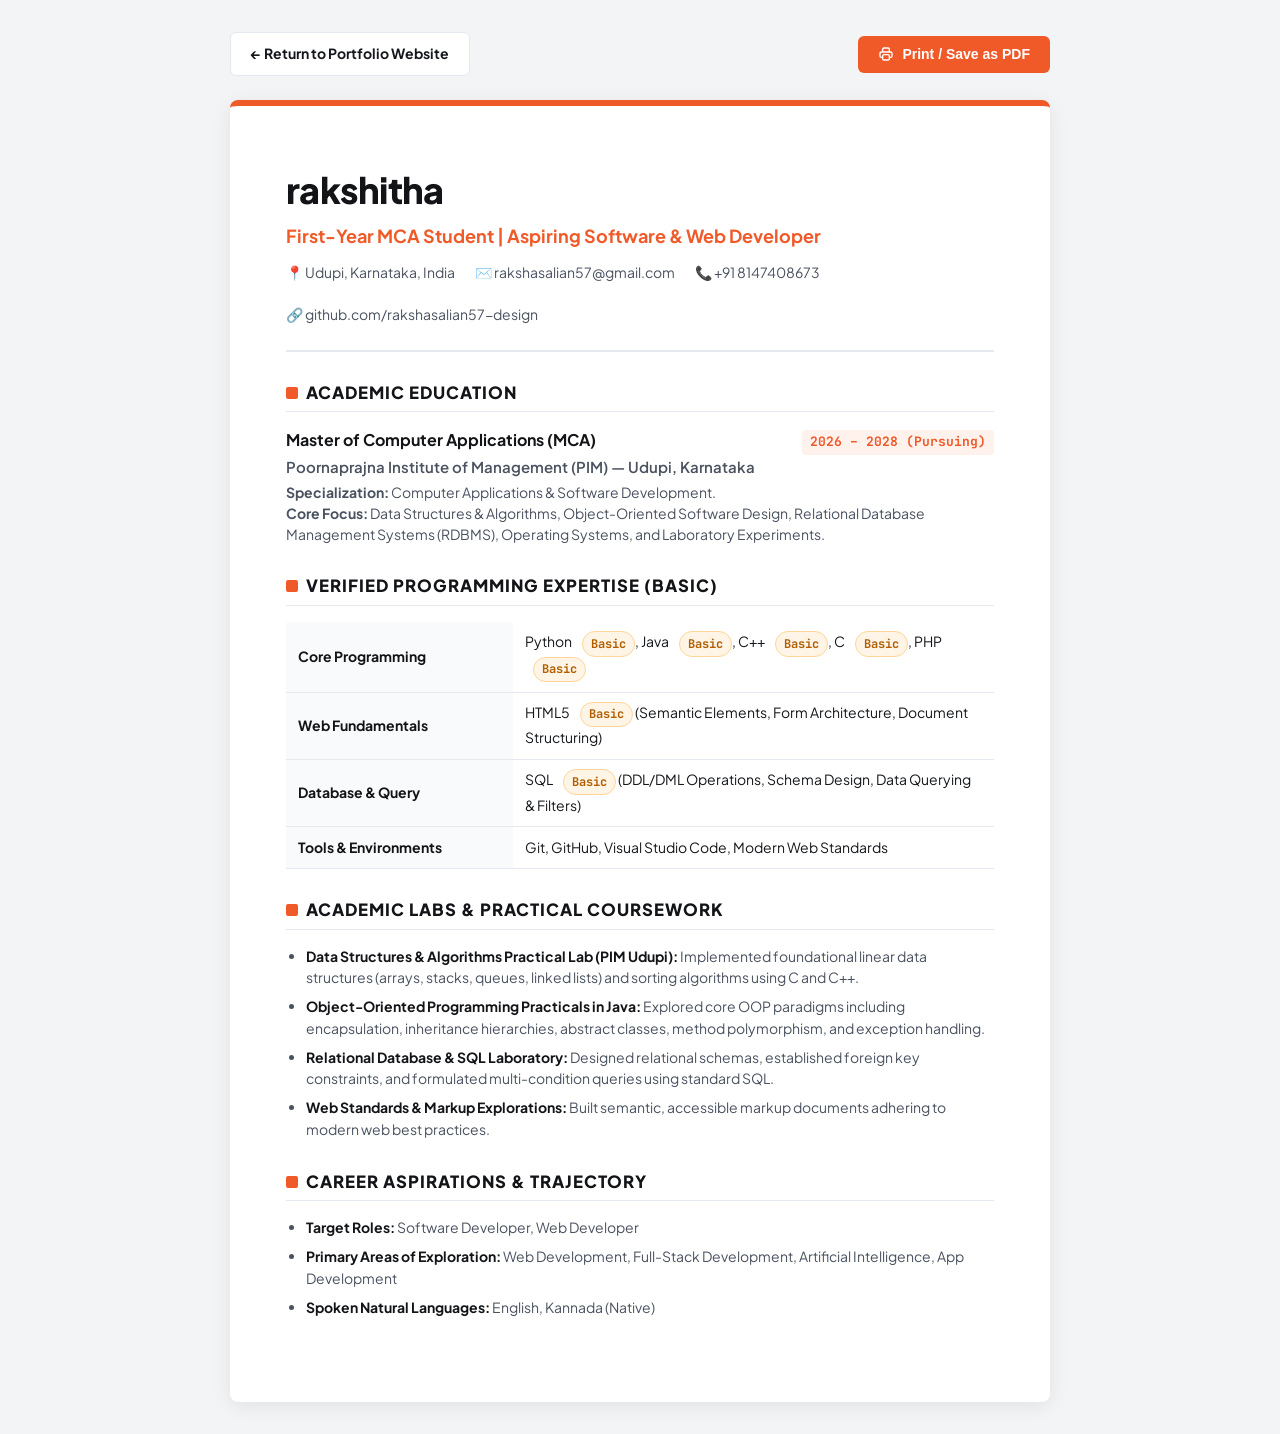
<file: resume.html>
<!DOCTYPE html>
<html lang="en">
<head>
  <meta charset="UTF-8">
  <meta name="viewport" content="width=device-width, initial-scale=1.0">
  <title>rakshitha — Academic Resume | MCA, PIM Udupi</title>
  <meta name="description" content="Official academic resume of rakshitha, first-year MCA student at Poornaprajna Institute of Management (PIM), Udupi.">
  
  <!-- Fonts -->
  <link rel="preconnect" href="https://fonts.googleapis.com">
  <link rel="preconnect" href="https://fonts.gstatic.com" crossorigin>
  <link href="https://fonts.googleapis.com/css2?family=JetBrains+Mono:wght@400;500;600;700&family=Plus+Jakarta+Sans:wght@400;500;600;700;800;900&display=swap" rel="stylesheet">

  <style>
    :root {
      --primary-orange: #f05a28;
      --charcoal-900: #121417;
      --charcoal-800: #1e2229;
      --text-primary: #14171c;
      --text-secondary: #4a5260;
      --text-muted: #717c8e;
      --border-subtle: #e5e8ee;
      --font-sans: 'Plus Jakarta Sans', -apple-system, BlinkMacSystemFont, sans-serif;
      --font-mono: 'JetBrains Mono', monospace;
    }

    * {
      box-sizing: border-box;
      margin: 0;
      padding: 0;
    }

    body {
      font-family: var(--font-sans);
      color: var(--text-primary);
      background-color: #f3f4f6;
      line-height: 1.55;
      padding: 2rem 1rem;
    }

    .resume-actions-bar {
      max-width: 820px;
      margin: 0 auto 1.5rem auto;
      display: flex;
      justify-content: space-between;
      align-items: center;
    }

    .btn-action {
      display: inline-flex;
      align-items: center;
      gap: 0.5rem;
      background: var(--primary-orange);
      color: #fff;
      font-weight: 700;
      font-size: 0.875rem;
      padding: 0.65rem 1.25rem;
      border-radius: 6px;
      text-decoration: none;
      cursor: pointer;
      border: none;
      transition: background 0.2s ease;
    }

    .btn-action:hover {
      background: #d94819;
    }

    .btn-secondary {
      background: #ffffff;
      color: var(--text-primary);
      border: 1px solid var(--border-subtle);
    }

    .btn-secondary:hover {
      background: #f9fafb;
    }

    /* Resume Document Container */
    .resume-container {
      max-width: 820px;
      margin: 0 auto;
      background: #ffffff;
      padding: 3.5rem 3.5rem;
      border-radius: 8px;
      box-shadow: 0 4px 20px rgba(0, 0, 0, 0.08);
      border-top: 6px solid var(--primary-orange);
    }

    /* Header */
    .resume-header {
      border-bottom: 2px solid var(--border-subtle);
      padding-bottom: 1.5rem;
      margin-bottom: 1.75rem;
    }

    .candidate-name {
      font-size: 2.25rem;
      font-weight: 900;
      color: var(--charcoal-900);
      letter-spacing: -0.02em;
      margin-bottom: 0.25rem;
    }

    .candidate-title {
      font-size: 1.125rem;
      font-weight: 700;
      color: var(--primary-orange);
      margin-bottom: 0.75rem;
    }

    .candidate-contacts {
      display: flex;
      flex-wrap: wrap;
      gap: 1.25rem;
      font-size: 0.875rem;
      color: var(--text-secondary);
    }

    .contact-item {
      display: inline-flex;
      align-items: center;
      gap: 0.4rem;
    }

    /* Sections */
    .resume-section {
      margin-bottom: 1.75rem;
    }

    .section-title {
      font-size: 1.05rem;
      font-weight: 800;
      text-transform: uppercase;
      letter-spacing: 0.06em;
      color: var(--charcoal-900);
      border-bottom: 1px solid var(--border-subtle);
      padding-bottom: 0.35rem;
      margin-bottom: 1rem;
      display: flex;
      align-items: center;
      gap: 0.5rem;
    }

    .section-title::before {
      content: '';
      display: inline-block;
      width: 12px;
      height: 12px;
      background: var(--primary-orange);
      border-radius: 2px;
    }

    /* Timeline & Education Item */
    .edu-item {
      margin-bottom: 1rem;
    }

    .edu-top-line {
      display: flex;
      justify-content: space-between;
      align-items: baseline;
      font-weight: 700;
      font-size: 1rem;
      color: var(--charcoal-900);
    }

    .edu-duration {
      font-size: 0.8125rem;
      font-family: var(--font-mono);
      color: var(--primary-orange);
      background: #fff2ed;
      padding: 0.15rem 0.5rem;
      border-radius: 4px;
    }

    .edu-institution {
      font-size: 0.9375rem;
      font-weight: 600;
      color: var(--text-secondary);
      margin-bottom: 0.25rem;
    }

    .edu-desc {
      font-size: 0.875rem;
      color: var(--text-secondary);
      line-height: 1.5;
    }

    /* Skills Table */
    .skills-table {
      width: 100%;
      border-collapse: collapse;
      font-size: 0.875rem;
    }

    .skills-table th, .skills-table td {
      padding: 0.6rem 0.75rem;
      text-align: left;
      border-bottom: 1px solid var(--border-subtle);
    }

    .skills-table th {
      background-color: #f9fafb;
      font-weight: 700;
      color: var(--charcoal-900);
      width: 32%;
    }

    .badge-level {
      display: inline-block;
      font-size: 0.75rem;
      font-weight: 700;
      font-family: var(--font-mono);
      background: #fff5e6;
      color: #b25e00;
      border: 1px solid #ffd599;
      padding: 0.15rem 0.5rem;
      border-radius: 9999px;
      margin-left: 0.5rem;
    }

    /* Learning & Labs List */
    .bullet-list {
      list-style-type: disc;
      padding-left: 1.25rem;
      font-size: 0.875rem;
      color: var(--text-secondary);
    }

    .bullet-list li {
      margin-bottom: 0.45rem;
    }

    .bullet-list strong {
      color: var(--charcoal-900);
    }

    /* Print Stylesheet */
    @media print {
      body {
        background: #ffffff;
        padding: 0;
      }

      .resume-actions-bar {
        display: none !important;
      }

      .resume-container {
        box-shadow: none;
        border: none;
        padding: 0;
        max-width: 100%;
      }
    }
  </style>
</head>
<body>

  <!-- Top Action Bar (Hidden when printed) -->
  <div class="resume-actions-bar">
    <a href="index.html" class="btn-action btn-secondary">
      ← Return to Portfolio Website
    </a>
    <button onclick="window.print()" class="btn-action">
      <svg fill="none" stroke="currentColor" viewBox="0 0 24 24" width="16" height="16" aria-hidden="true">
        <path stroke-linecap="round" stroke-linejoin="round" stroke-width="2" d="M17 17h2a2 2 0 002-2v-4a2 2 0 00-2-2H5a2 2 0 00-2 2v4a2 2 0 002 2h2m2 4h6a2 2 0 002-2v-4a2 2 0 00-2-2H9a2 2 0 00-2 2v4a2 2 0 002 2zm8-12V5a2 2 0 00-2-2H9a2 2 0 00-2 2v4h10z" />
      </svg>
      Print / Save as PDF
    </button>
  </div>

  <!-- Academic Resume Document -->
  <main class="resume-container">
    
    <!-- Candidate Header -->
    <header class="resume-header">
      <h1 class="candidate-name">rakshitha</h1>
      <p class="candidate-title">First-Year MCA Student | Aspiring Software & Web Developer</p>
      
      <div class="candidate-contacts">
        <span class="contact-item">📍 Udupi, Karnataka, India</span>
        <span class="contact-item">✉️ rakshasalian57@gmail.com</span>
        <span class="contact-item">📞 +91 8147408673</span>
        <span class="contact-item">🔗 github.com/rakshasalian57-design</span>
      </div>
    </header>

    <!-- Academic Education -->
    <section class="resume-section">
      <h2 class="section-title">Academic Education</h2>
      <div class="edu-item">
        <div class="edu-top-line">
          <span>Master of Computer Applications (MCA)</span>
          <span class="edu-duration">2026 – 2028 (Pursuing)</span>
        </div>
        <p class="edu-institution">Poornaprajna Institute of Management (PIM) — Udupi, Karnataka</p>
        <p class="edu-desc">
          <strong>Specialization:</strong> Computer Applications & Software Development.<br>
          <strong>Core Focus:</strong> Data Structures & Algorithms, Object-Oriented Software Design, Relational Database Management Systems (RDBMS), Operating Systems, and Laboratory Experiments.
        </p>
      </div>
    </section>

    <!-- Verified Technical Skills -->
    <section class="resume-section">
      <h2 class="section-title">Verified Programming Expertise (Basic)</h2>
      <table class="skills-table">
        <tbody>
          <tr>
            <th>Core Programming</th>
            <td>
              Python <span class="badge-level">Basic</span>, 
              Java <span class="badge-level">Basic</span>, 
              C++ <span class="badge-level">Basic</span>, 
              C <span class="badge-level">Basic</span>, 
              PHP <span class="badge-level">Basic</span>
            </td>
          </tr>
          <tr>
            <th>Web Fundamentals</th>
            <td>HTML5 <span class="badge-level">Basic</span> (Semantic Elements, Form Architecture, Document Structuring)</td>
          </tr>
          <tr>
            <th>Database & Query</th>
            <td>SQL <span class="badge-level">Basic</span> (DDL/DML Operations, Schema Design, Data Querying & Filters)</td>
          </tr>
          <tr>
            <th>Tools & Environments</th>
            <td>Git, GitHub, Visual Studio Code, Modern Web Standards</td>
          </tr>
        </tbody>
      </table>
    </section>

    <!-- Academic Labs & Practical Explorations -->
    <section class="resume-section">
      <h2 class="section-title">Academic Labs & Practical Coursework</h2>
      <ul class="bullet-list">
        <li>
          <strong>Data Structures & Algorithms Practical Lab (PIM Udupi):</strong> Implemented foundational linear data structures (arrays, stacks, queues, linked lists) and sorting algorithms using C and C++.
        </li>
        <li>
          <strong>Object-Oriented Programming Practicals in Java:</strong> Explored core OOP paradigms including encapsulation, inheritance hierarchies, abstract classes, method polymorphism, and exception handling.
        </li>
        <li>
          <strong>Relational Database & SQL Laboratory:</strong> Designed relational schemas, established foreign key constraints, and formulated multi-condition queries using standard SQL.
        </li>
        <li>
          <strong>Web Standards & Markup Explorations:</strong> Built semantic, accessible markup documents adhering to modern web best practices.
        </li>
      </ul>
    </section>

    <!-- Career Trajectory & Interests -->
    <section class="resume-section">
      <h2 class="section-title">Career Aspirations & Trajectory</h2>
      <ul class="bullet-list">
        <li><strong>Target Roles:</strong> Software Developer, Web Developer</li>
        <li><strong>Primary Areas of Exploration:</strong> Web Development, Full-Stack Development, Artificial Intelligence, App Development</li>
        <li><strong>Spoken Natural Languages:</strong> English, Kannada (Native)</li>
      </ul>
    </section>

  </main>

</body>
</html>
</file>
<file: styles.css>
/* ==========================================================================
   Design System: rakshitha Developer Portfolio
   Palette: Modern Orange & Charcoal
   Default: Light Theme with Dark Theme toggle support
   Typography: Plus Jakarta Sans & JetBrains Mono
   ========================================================================== */

/* --------------------------------------------------------------------------
   Design Tokens & CSS Custom Properties
   -------------------------------------------------------------------------- */
:root {
  /* Brand Palette: Orange & Charcoal */
  --primary-orange: #f05a28;
  --primary-orange-hover: #d94819;
  --primary-orange-dark: #c2380d;
  --primary-orange-light: #fff2ed;
  --primary-orange-border: rgba(240, 90, 40, 0.22);
  --primary-orange-glow: rgba(240, 90, 40, 0.28);

  /* Light Theme (Default) */
  --bg-page: #f8f9fb;
  --bg-surface: #ffffff;
  --bg-surface-elevated: #ffffff;
  --bg-surface-subtle: #f1f3f7;
  --bg-surface-contrast: #121418;

  --text-primary: #14171c;
  --text-secondary: #4a5260;
  --text-muted: #717c8e;
  --text-on-accent: #ffffff;
  --text-inverse: #f8f9fb;

  --border-subtle: #e5e8ee;
  --border-medium: #d4d8e2;
  --border-strong: #a6b0c2;

  --charcoal-900: #0f1115;
  --charcoal-800: #16181e;
  --charcoal-700: #1e2229;
  --charcoal-600: #292e38;
  --charcoal-500: #3c4352;
  --charcoal-400: #586175;

  /* Status & Level Badges */
  --level-basic-bg: #fff5e6;
  --level-basic-text: #b25e00;
  --level-basic-border: #ffd599;

  --badge-active-bg: #e6f7eb;
  --badge-active-text: #0d7038;
  --badge-active-border: #a3e6be;

  --badge-roadmap-bg: #eef2ff;
  --badge-roadmap-text: #3730a3;
  --badge-roadmap-border: #c7d2fe;

  /* Shadows */
  --shadow-xs: 0 1px 2px rgba(18, 20, 24, 0.04);
  --shadow-sm: 0 2px 6px rgba(18, 20, 24, 0.06), 0 1px 2px rgba(18, 20, 24, 0.04);
  --shadow-md: 0 6px 16px -2px rgba(18, 20, 24, 0.08), 0 2px 6px -1px rgba(18, 20, 24, 0.04);
  --shadow-lg: 0 14px 28px -4px rgba(18, 20, 24, 0.1), 0 6px 12px -2px rgba(18, 20, 24, 0.05);
  --shadow-orange: 0 8px 20px -3px rgba(240, 90, 40, 0.28);

  /* Typography */
  --font-sans: 'Plus Jakarta Sans', -apple-system, BlinkMacSystemFont, 'Segoe UI', Roboto, Helvetica, Arial, sans-serif;
  --font-mono: 'JetBrains Mono', 'Fira Code', Menlo, Consolas, Monaco, monospace;

  /* Geometry & Layout */
  --radius-sm: 6px;
  --radius-md: 10px;
  --radius-lg: 16px;
  --radius-xl: 24px;
  --radius-full: 9999px;

  --container-max: 1200px;
  --header-height: 72px;

  /* Transitions */
  --transition-fast: 150ms cubic-bezier(0.4, 0, 0.2, 1);
  --transition-normal: 250ms cubic-bezier(0.4, 0, 0.2, 1);
  --transition-smooth: 350ms cubic-bezier(0.16, 1, 0.3, 1);
}

/* --------------------------------------------------------------------------
   Dark Theme Overrides
   -------------------------------------------------------------------------- */
[data-theme="dark"] {
  --bg-page: #0d0f12;
  --bg-surface: #14171d;
  --bg-surface-elevated: #1a1e26;
  --bg-surface-subtle: #212631;
  --bg-surface-contrast: #ffffff;

  --text-primary: #f2f5f9;
  --text-secondary: #a2abbd;
  --text-muted: #6e798e;
  --text-on-accent: #ffffff;
  --text-inverse: #14171c;

  --border-subtle: #242a35;
  --border-medium: #313947;
  --border-strong: #465165;

  --primary-orange: #ff6838;
  --primary-orange-hover: #ff7d52;
  --primary-orange-dark: #ea501e;
  --primary-orange-light: rgba(255, 104, 56, 0.12);
  --primary-orange-border: rgba(255, 104, 56, 0.3);
  --primary-orange-glow: rgba(255, 104, 56, 0.35);

  --level-basic-bg: rgba(245, 158, 11, 0.12);
  --level-basic-text: #fbb040;
  --level-basic-border: rgba(245, 158, 11, 0.3);

  --badge-active-bg: rgba(16, 185, 129, 0.12);
  --badge-active-text: #4ade80;
  --badge-active-border: rgba(16, 185, 129, 0.3);

  --badge-roadmap-bg: rgba(99, 102, 241, 0.14);
  --badge-roadmap-text: #a5b4fc;
  --badge-roadmap-border: rgba(99, 102, 241, 0.3);

  --shadow-xs: 0 1px 2px rgba(0, 0, 0, 0.2);
  --shadow-sm: 0 2px 6px rgba(0, 0, 0, 0.35);
  --shadow-md: 0 6px 18px rgba(0, 0, 0, 0.45);
  --shadow-lg: 0 16px 32px rgba(0, 0, 0, 0.6);
  --shadow-orange: 0 8px 24px -2px rgba(255, 104, 56, 0.32);
}

/* --------------------------------------------------------------------------
   Reset & Baseline Styles
   -------------------------------------------------------------------------- */
*, *::before, *::after {
  box-sizing: border-box;
  margin: 0;
  padding: 0;
}

html {
  font-size: 16px;
  scroll-behavior: smooth;
  scroll-padding-top: calc(var(--header-height) + 1.5rem);
  -webkit-font-smoothing: antialiased;
  -moz-osx-font-smoothing: grayscale;
}

body {
  font-family: var(--font-sans);
  background-color: var(--bg-page);
  color: var(--text-primary);
  line-height: 1.6;
  min-height: 100vh;
  display: flex;
  flex-direction: column;
  transition: background-color var(--transition-normal), color var(--transition-normal);
  overflow-x: hidden;
}

img, svg {
  display: block;
  max-width: 100%;
}

a {
  color: inherit;
  text-decoration: none;
  transition: color var(--transition-fast);
}

button {
  font-family: inherit;
  cursor: pointer;
  border: none;
  background: none;
}

/* Accessibility Focus Ring */
:focus-visible {
  outline: 2px solid var(--primary-orange);
  outline-offset: 3px;
}

/* Subtle Scrollbar */
::-webkit-scrollbar {
  width: 10px;
}
::-webkit-scrollbar-track {
  background: var(--bg-page);
}
::-webkit-scrollbar-thumb {
  background: var(--border-medium);
  border-radius: var(--radius-full);
  border: 2px solid var(--bg-page);
}
::-webkit-scrollbar-thumb:hover {
  background: var(--primary-orange);
}

/* Container Utility */
.container {
  width: 100%;
  max-width: var(--container-max);
  margin-left: auto;
  margin-right: auto;
  padding-left: 1.5rem;
  padding-right: 1.5rem;
}

/* Section Wrapper */
.section {
  padding: 5rem 0;
  position: relative;
}

@media (min-width: 768px) {
  .section {
    padding: 6.5rem 0;
  }
}

/* Section Header Typography */
.section-header {
  margin-bottom: 3.5rem;
  max-width: 680px;
}

.section-tag {
  display: inline-flex;
  align-items: center;
  gap: 0.5rem;
  font-size: 0.8125rem;
  font-weight: 700;
  text-transform: uppercase;
  letter-spacing: 0.08em;
  color: var(--primary-orange);
  background: var(--primary-orange-light);
  border: 1px solid var(--primary-orange-border);
  padding: 0.35rem 0.85rem;
  border-radius: var(--radius-full);
  margin-bottom: 0.875rem;
}

.section-tag svg {
  width: 14px;
  height: 14px;
}

.section-title {
  font-size: 2.125rem;
  font-weight: 800;
  letter-spacing: -0.025em;
  color: var(--text-primary);
  line-height: 1.25;
  margin-bottom: 0.875rem;
}

@media (min-width: 768px) {
  .section-title {
    font-size: 2.625rem;
  }
}

.section-subtitle {
  font-size: 1.0625rem;
  color: var(--text-secondary);
  line-height: 1.6;
}

/* --------------------------------------------------------------------------
   Sticky Top Navigation Header
   -------------------------------------------------------------------------- */
.site-header {
  position: sticky;
  top: 0;
  z-index: 100;
  height: var(--header-height);
  background: rgba(248, 249, 251, 0.85);
  backdrop-filter: blur(12px);
  -webkit-backdrop-filter: blur(12px);
  border-bottom: 1px solid var(--border-subtle);
  transition: background-color var(--transition-normal), border-color var(--transition-normal), box-shadow var(--transition-normal);
}

[data-theme="dark"] .site-header {
  background: rgba(13, 15, 18, 0.85);
}

.site-header.scrolled {
  box-shadow: var(--shadow-sm);
  background: rgba(248, 249, 251, 0.95);
}

[data-theme="dark"] .site-header.scrolled {
  background: rgba(13, 15, 18, 0.95);
}

.header-container {
  display: flex;
  align-items: center;
  justify-content: space-between;
  height: 100%;
}

/* Brand Logo */
.brand {
  display: flex;
  align-items: center;
  gap: 0.65rem;
  font-weight: 800;
  font-size: 1.25rem;
  letter-spacing: -0.02em;
  color: var(--text-primary);
}

.brand-symbol {
  width: 36px;
  height: 36px;
  background: linear-gradient(135deg, var(--primary-orange), #ff7e50);
  color: #ffffff;
  border-radius: var(--radius-md);
  display: flex;
  align-items: center;
  justify-content: center;
  font-weight: 900;
  font-size: 1.125rem;
  box-shadow: 0 4px 10px rgba(240, 90, 40, 0.35);
  transition: transform var(--transition-fast);
}

.brand:hover .brand-symbol {
  transform: rotate(-6deg) scale(1.05);
}

.brand-dot {
  color: var(--primary-orange);
}

/* Desktop Navigation Menu */
.nav-menu {
  display: none;
  align-items: center;
  gap: 1.75rem;
  list-style: none;
}

@media (min-width: 900px) {
  .nav-menu {
    display: flex;
  }
}

.nav-link {
  font-size: 0.9375rem;
  font-weight: 600;
  color: var(--text-secondary);
  position: relative;
  padding: 0.35rem 0;
  transition: color var(--transition-fast);
}

.nav-link:hover,
.nav-link.active {
  color: var(--primary-orange);
}

.nav-link::after {
  content: '';
  position: absolute;
  bottom: 0;
  left: 0;
  width: 0;
  height: 2px;
  background-color: var(--primary-orange);
  transition: width var(--transition-normal);
  border-radius: var(--radius-full);
}

.nav-link:hover::after,
.nav-link.active::after {
  width: 100%;
}

/* Header Action Controls */
.header-actions {
  display: flex;
  align-items: center;
  gap: 0.75rem;
}

/* Theme Toggle Button */
.theme-toggle-btn {
  width: 40px;
  height: 40px;
  border-radius: var(--radius-md);
  background: var(--bg-surface);
  border: 1px solid var(--border-subtle);
  color: var(--text-secondary);
  display: inline-flex;
  align-items: center;
  justify-content: center;
  transition: all var(--transition-fast);
}

.theme-toggle-btn:hover {
  background: var(--bg-surface-subtle);
  color: var(--primary-orange);
  border-color: var(--primary-orange-border);
}

.theme-toggle-btn svg {
  width: 18px;
  height: 18px;
  transition: transform var(--transition-normal);
}

[data-theme="dark"] .icon-moon,
:not([data-theme="dark"]) .icon-sun {
  display: none;
}

/* Header Resume CTA */
.btn-header-resume {
  display: none;
  align-items: center;
  gap: 0.5rem;
  font-size: 0.875rem;
  font-weight: 700;
  padding: 0.55rem 1rem;
  border-radius: var(--radius-md);
  background: var(--primary-orange);
  color: #ffffff;
  transition: all var(--transition-fast);
  box-shadow: 0 2px 8px rgba(240, 90, 40, 0.25);
}

.btn-header-resume:hover {
  background: var(--primary-orange-hover);
  box-shadow: var(--shadow-orange);
  transform: translateY(-1px);
}

@media (min-width: 600px) {
  .btn-header-resume {
    display: inline-flex;
  }
}

/* Mobile Drawer Hamburger Button */
.mobile-nav-toggle {
  display: inline-flex;
  align-items: center;
  justify-content: center;
  width: 40px;
  height: 40px;
  border-radius: var(--radius-md);
  background: var(--bg-surface);
  border: 1px solid var(--border-subtle);
  color: var(--text-primary);
  transition: all var(--transition-fast);
}

@media (min-width: 900px) {
  .mobile-nav-toggle {
    display: none;
  }
}

.mobile-nav-toggle:hover {
  border-color: var(--primary-orange);
  color: var(--primary-orange);
}

.mobile-nav-toggle svg {
  width: 20px;
  height: 20px;
}

/* --------------------------------------------------------------------------
   Mobile Drawer Navigation & Backdrop
   -------------------------------------------------------------------------- */
.mobile-drawer-backdrop {
  position: fixed;
  inset: 0;
  background: rgba(15, 17, 21, 0.6);
  backdrop-filter: blur(4px);
  z-index: 998;
  opacity: 0;
  pointer-events: none;
  transition: opacity var(--transition-normal);
}

.mobile-drawer-backdrop.active {
  opacity: 1;
  pointer-events: auto;
}

.mobile-drawer {
  position: fixed;
  top: 0;
  right: -320px;
  width: 300px;
  height: 100vh;
  background: var(--bg-surface);
  z-index: 999;
  box-shadow: var(--shadow-lg);
  display: flex;
  flex-direction: column;
  padding: 1.5rem;
  transition: right var(--transition-smooth);
  border-left: 1px solid var(--border-subtle);
}

.mobile-drawer.active {
  right: 0;
}

.mobile-drawer-header {
  display: flex;
  align-items: center;
  justify-content: space-between;
  padding-bottom: 1.25rem;
  border-bottom: 1px solid var(--border-subtle);
}

.mobile-drawer-close {
  width: 36px;
  height: 36px;
  border-radius: var(--radius-md);
  background: var(--bg-surface-subtle);
  color: var(--text-secondary);
  display: inline-flex;
  align-items: center;
  justify-content: center;
  transition: all var(--transition-fast);
}

.mobile-drawer-close:hover {
  background: var(--primary-orange-light);
  color: var(--primary-orange);
}

.mobile-nav-links {
  list-style: none;
  margin-top: 1.5rem;
  display: flex;
  flex-direction: column;
  gap: 0.5rem;
}

.mobile-nav-link {
  display: flex;
  align-items: center;
  gap: 0.85rem;
  padding: 0.75rem 1rem;
  border-radius: var(--radius-md);
  font-weight: 600;
  font-size: 1rem;
  color: var(--text-secondary);
  transition: all var(--transition-fast);
}

.mobile-nav-link:hover,
.mobile-nav-link.active {
  background: var(--primary-orange-light);
  color: var(--primary-orange);
}

.mobile-drawer-footer {
  margin-top: auto;
  padding-top: 1.5rem;
  border-top: 1px solid var(--border-subtle);
  display: flex;
  flex-direction: column;
  gap: 1rem;
}

/* --------------------------------------------------------------------------
   Button Styles
   -------------------------------------------------------------------------- */
.btn {
  display: inline-flex;
  align-items: center;
  justify-content: center;
  gap: 0.55rem;
  font-weight: 700;
  font-size: 0.9375rem;
  padding: 0.75rem 1.4rem;
  border-radius: var(--radius-md);
  transition: all var(--transition-normal);
  cursor: pointer;
  white-space: nowrap;
}

.btn svg {
  width: 17px;
  height: 17px;
  transition: transform var(--transition-fast);
}

.btn-primary {
  background: var(--primary-orange);
  color: #ffffff;
  box-shadow: 0 4px 14px rgba(240, 90, 40, 0.3);
}

.btn-primary:hover {
  background: var(--primary-orange-hover);
  box-shadow: var(--shadow-orange);
  transform: translateY(-2px);
}

.btn-primary:hover svg {
  transform: translateX(2px);
}

.btn-secondary {
  background: var(--bg-surface);
  color: var(--text-primary);
  border: 1px solid var(--border-medium);
  box-shadow: var(--shadow-xs);
}

.btn-secondary:hover {
  background: var(--bg-surface-subtle);
  border-color: var(--border-strong);
  color: var(--primary-orange);
  transform: translateY(-2px);
}

.btn-ghost {
  color: var(--text-secondary);
  background: transparent;
}

.btn-ghost:hover {
  color: var(--primary-orange);
  background: var(--primary-orange-light);
}

.btn-sm {
  font-size: 0.8125rem;
  padding: 0.45rem 0.9rem;
  border-radius: var(--radius-sm);
}

/* --------------------------------------------------------------------------
   Hero Showcase Section (Text-Focused Introduction)
   -------------------------------------------------------------------------- */
.hero-section {
  padding: 4rem 0 5rem 0;
  position: relative;
  overflow: hidden;
}

@media (min-width: 768px) {
  .hero-section {
    padding: 6rem 0 7rem 0;
  }
}

/* Subtle background accent glow */
.hero-glow-bg {
  position: absolute;
  top: -120px;
  right: -100px;
  width: 480px;
  height: 480px;
  background: radial-gradient(circle, var(--primary-orange-glow) 0%, rgba(240, 90, 40, 0) 70%);
  filter: blur(60px);
  pointer-events: none;
  opacity: 0.45;
  z-index: 0;
}

.hero-grid {
  display: grid;
  grid-template-columns: 1fr;
  gap: 3.5rem;
  align-items: center;
  position: relative;
  z-index: 1;
}

@media (min-width: 960px) {
  .hero-grid {
    grid-template-columns: 1.15fr 0.85fr;
    gap: 4rem;
  }
}

.hero-content {
  display: flex;
  flex-direction: column;
  align-items: flex-start;
}

/* Hero Status Pills */
.hero-badges-row {
  display: flex;
  flex-wrap: wrap;
  align-items: center;
  gap: 0.75rem;
  margin-bottom: 1.5rem;
}

.location-badge {
  display: inline-flex;
  align-items: center;
  gap: 0.45rem;
  font-size: 0.8125rem;
  font-weight: 600;
  color: var(--text-secondary);
  background: var(--bg-surface);
  border: 1px solid var(--border-subtle);
  padding: 0.35rem 0.85rem;
  border-radius: var(--radius-full);
  box-shadow: var(--shadow-xs);
}

.location-badge svg {
  width: 14px;
  height: 14px;
  color: var(--primary-orange);
}

.status-active-badge {
  display: inline-flex;
  align-items: center;
  gap: 0.5rem;
  font-size: 0.8125rem;
  font-weight: 700;
  color: var(--badge-active-text);
  background: var(--badge-active-bg);
  border: 1px solid var(--badge-active-border);
  padding: 0.35rem 0.85rem;
  border-radius: var(--radius-full);
}

.status-indicator-dot {
  width: 8px;
  height: 8px;
  background-color: #10b981;
  border-radius: 50%;
  position: relative;
}

.status-indicator-dot::after {
  content: '';
  position: absolute;
  inset: -3px;
  border-radius: 50%;
  background-color: rgba(16, 185, 129, 0.4);
  animation: pulse-ring 2s infinite ease-out;
}

@keyframes pulse-ring {
  0% { transform: scale(0.9); opacity: 1; }
  100% { transform: scale(2.2); opacity: 0; }
}

/* Hero Typography */
.hero-greeting {
  font-size: 1.125rem;
  font-weight: 600;
  color: var(--primary-orange);
  margin-bottom: 0.4rem;
  letter-spacing: -0.01em;
}

.hero-title {
  font-size: 2.75rem;
  font-weight: 900;
  letter-spacing: -0.035em;
  line-height: 1.12;
  color: var(--text-primary);
  margin-bottom: 1.25rem;
}

@media (min-width: 640px) {
  .hero-title {
    font-size: 3.5rem;
  }
}

@media (min-width: 1024px) {
  .hero-title {
    font-size: 4rem;
  }
}

.hero-highlight {
  color: var(--primary-orange);
  position: relative;
  display: inline-block;
}

.hero-pitch {
  font-size: 1.125rem;
  color: var(--text-secondary);
  line-height: 1.7;
  margin-bottom: 2rem;
  max-width: 580px;
}

.hero-pitch strong {
  color: var(--text-primary);
  font-weight: 600;
}

.hero-actions {
  display: flex;
  flex-wrap: wrap;
  gap: 1rem;
  margin-bottom: 2.5rem;
}

/* Quick Stats Bar in Hero */
.hero-quick-stats {
  display: grid;
  grid-template-columns: repeat(3, 1fr);
  gap: 1.5rem;
  padding-top: 1.75rem;
  border-top: 1px solid var(--border-subtle);
  width: 100%;
  max-width: 520px;
}

.stat-item {
  display: flex;
  flex-direction: column;
}

.stat-number {
  font-size: 1.35rem;
  font-weight: 800;
  color: var(--text-primary);
  font-family: var(--font-mono);
}

.stat-number span {
  color: var(--primary-orange);
}

.stat-label {
  font-size: 0.8125rem;
  color: var(--text-muted);
  font-weight: 500;
}

/* Hero Visual / Terminal Card */
.hero-card-wrapper {
  position: relative;
}

.terminal-card {
  background: var(--bg-surface);
  border: 1px solid var(--border-subtle);
  border-radius: var(--radius-lg);
  box-shadow: var(--shadow-lg);
  overflow: hidden;
  transition: transform var(--transition-smooth), box-shadow var(--transition-smooth);
}

.terminal-card:hover {
  transform: translateY(-4px);
  box-shadow: var(--shadow-lg), 0 0 0 1px var(--primary-orange-border);
}

.terminal-header {
  background: var(--bg-surface-subtle);
  padding: 0.875rem 1.25rem;
  display: flex;
  align-items: center;
  justify-content: space-between;
  border-bottom: 1px solid var(--border-subtle);
}

.terminal-dots {
  display: flex;
  align-items: center;
  gap: 6px;
}

.dot {
  width: 10px;
  height: 10px;
  border-radius: 50%;
}
.dot-red { background-color: #ff5f56; }
.dot-yellow { background-color: #ffbd2e; }
.dot-green { background-color: #27c93f; }

.terminal-title {
  font-family: var(--font-mono);
  font-size: 0.75rem;
  color: var(--text-muted);
  font-weight: 600;
}

.terminal-body {
  padding: 1.5rem;
  font-family: var(--font-mono);
  font-size: 0.875rem;
  line-height: 1.8;
}

.code-line {
  display: flex;
  align-items: baseline;
  gap: 0.75rem;
}

.line-num {
  color: var(--text-muted);
  user-select: none;
  font-size: 0.75rem;
  width: 18px;
  text-align: right;
  opacity: 0.6;
}

.code-keyword { color: #f05a28; font-weight: 600; }
.code-property { color: #2563eb; }
[data-theme="dark"] .code-property { color: #60a5fa; }
.code-string { color: #059669; }
[data-theme="dark"] .code-string { color: #34d399; }
.code-comment { color: var(--text-muted); font-style: italic; }

.terminal-badge-card {
  margin-top: 1rem;
  padding: 1rem;
  background: var(--primary-orange-light);
  border: 1px dashed var(--primary-orange-border);
  border-radius: var(--radius-md);
  display: flex;
  align-items: center;
  gap: 1rem;
}

.terminal-badge-icon {
  width: 42px;
  height: 42px;
  background: var(--primary-orange);
  color: #fff;
  border-radius: var(--radius-md);
  display: flex;
  align-items: center;
  justify-content: center;
  flex-shrink: 0;
}

.terminal-badge-text h4 {
  font-size: 0.875rem;
  font-weight: 700;
  color: var(--text-primary);
  margin-bottom: 0.15rem;
}

.terminal-badge-text p {
  font-size: 0.78rem;
  color: var(--text-secondary);
}

/* --------------------------------------------------------------------------
   About Me & Academic Background Section
   -------------------------------------------------------------------------- */
.about-grid {
  display: grid;
  grid-template-columns: 1fr;
  gap: 2.5rem;
}

@media (min-width: 900px) {
  .about-grid {
    grid-template-columns: 1fr 1fr;
    gap: 3.5rem;
  }
}

.about-narrative {
  display: flex;
  flex-direction: column;
  gap: 1.25rem;
}

.about-text {
  font-size: 1.0625rem;
  color: var(--text-secondary);
  line-height: 1.75;
}

.about-highlight-box {
  background: var(--bg-surface);
  border: 1px solid var(--border-subtle);
  border-left: 4px solid var(--primary-orange);
  border-radius: var(--radius-md);
  padding: 1.25rem 1.5rem;
  margin-top: 0.5rem;
  box-shadow: var(--shadow-xs);
}

.about-highlight-box p {
  font-size: 0.95rem;
  color: var(--text-primary);
  font-style: italic;
  line-height: 1.6;
}

/* Academic Education Card */
.education-card {
  background: var(--bg-surface);
  border: 1px solid var(--border-subtle);
  border-radius: var(--radius-lg);
  padding: 2rem;
  box-shadow: var(--shadow-sm);
  position: relative;
  transition: transform var(--transition-normal), box-shadow var(--transition-normal);
}

.education-card:hover {
  transform: translateY(-3px);
  box-shadow: var(--shadow-md);
  border-color: var(--primary-orange-border);
}

.edu-header {
  display: flex;
  align-items: flex-start;
  justify-content: space-between;
  gap: 1rem;
  margin-bottom: 1.25rem;
}

.edu-badge-tag {
  font-size: 0.75rem;
  font-weight: 700;
  text-transform: uppercase;
  letter-spacing: 0.05em;
  padding: 0.25rem 0.75rem;
  border-radius: var(--radius-full);
  background: var(--badge-active-bg);
  color: var(--badge-active-text);
  border: 1px solid var(--badge-active-border);
  white-space: nowrap;
}

.edu-icon-wrap {
  width: 48px;
  height: 48px;
  background: var(--primary-orange-light);
  border: 1px solid var(--primary-orange-border);
  color: var(--primary-orange);
  border-radius: var(--radius-md);
  display: flex;
  align-items: center;
  justify-content: center;
  margin-bottom: 1.25rem;
}

.edu-icon-wrap svg {
  width: 24px;
  height: 24px;
}

.edu-degree {
  font-size: 1.35rem;
  font-weight: 800;
  color: var(--text-primary);
  line-height: 1.3;
  margin-bottom: 0.35rem;
}

.edu-institution {
  font-size: 1rem;
  font-weight: 600;
  color: var(--primary-orange);
  margin-bottom: 0.5rem;
}

.edu-meta-list {
  display: flex;
  flex-direction: column;
  gap: 0.65rem;
  margin: 1.25rem 0 1.5rem 0;
  padding: 1rem 0;
  border-top: 1px solid var(--border-subtle);
  border-bottom: 1px solid var(--border-subtle);
}

.edu-meta-row {
  display: flex;
  align-items: center;
  gap: 0.65rem;
  font-size: 0.875rem;
  color: var(--text-secondary);
}

.edu-meta-row svg {
  width: 16px;
  height: 16px;
  color: var(--text-muted);
  flex-shrink: 0;
}

.edu-meta-row strong {
  color: var(--text-primary);
}

.edu-details {
  font-size: 0.9375rem;
  color: var(--text-secondary);
  line-height: 1.6;
}

/* Languages Spoken Chips */
.natural-languages-block {
  margin-top: 1.5rem;
  padding: 1.25rem;
  background: var(--bg-surface-subtle);
  border-radius: var(--radius-md);
}

.natural-languages-block h4 {
  font-size: 0.8125rem;
  font-weight: 700;
  text-transform: uppercase;
  letter-spacing: 0.05em;
  color: var(--text-muted);
  margin-bottom: 0.75rem;
}

.lang-chips {
  display: flex;
  flex-wrap: wrap;
  gap: 0.5rem;
}

.lang-chip {
  display: inline-flex;
  align-items: center;
  gap: 0.4rem;
  padding: 0.35rem 0.85rem;
  background: var(--bg-surface);
  border: 1px solid var(--border-subtle);
  border-radius: var(--radius-full);
  font-size: 0.8125rem;
  font-weight: 600;
  color: var(--text-primary);
}

/* --------------------------------------------------------------------------
   Technical Skills & Verified Expertise Section
   -------------------------------------------------------------------------- */
.skills-notice-box {
  background: var(--bg-surface);
  border: 1px solid var(--border-subtle);
  border-radius: var(--radius-md);
  padding: 1.25rem 1.5rem;
  display: flex;
  align-items: flex-start;
  gap: 1rem;
  margin-bottom: 2.5rem;
  box-shadow: var(--shadow-xs);
}

.notice-icon {
  width: 24px;
  height: 24px;
  color: var(--primary-orange);
  flex-shrink: 0;
  margin-top: 2px;
}

.notice-text h4 {
  font-size: 0.9375rem;
  font-weight: 700;
  color: var(--text-primary);
  margin-bottom: 0.2rem;
}

.notice-text p {
  font-size: 0.875rem;
  color: var(--text-secondary);
  line-height: 1.5;
}

.skills-category-group {
  margin-bottom: 3rem;
}

.skills-category-group:last-child {
  margin-bottom: 0;
}

.category-header {
  display: flex;
  align-items: center;
  gap: 0.75rem;
  margin-bottom: 1.5rem;
}

.category-icon {
  width: 32px;
  height: 32px;
  background: var(--primary-orange-light);
  color: var(--primary-orange);
  border-radius: var(--radius-sm);
  display: flex;
  align-items: center;
  justify-content: center;
}

.category-icon svg {
  width: 18px;
  height: 18px;
}

.category-title {
  font-size: 1.25rem;
  font-weight: 800;
  color: var(--text-primary);
  letter-spacing: -0.015em;
}

.category-desc {
  font-size: 0.8125rem;
  color: var(--text-muted);
  margin-left: 0.5rem;
}

/* Skills Grid Cards */
.skills-grid {
  display: grid;
  grid-template-columns: repeat(1, 1fr);
  gap: 1.25rem;
}

@media (min-width: 580px) {
  .skills-grid {
    grid-template-columns: repeat(2, 1fr);
  }
}

@media (min-width: 992px) {
  .skills-grid {
    grid-template-columns: repeat(3, 1fr);
  }
}

.skill-card {
  background: var(--bg-surface);
  border: 1px solid var(--border-subtle);
  border-radius: var(--radius-md);
  padding: 1.25rem 1.4rem;
  box-shadow: var(--shadow-xs);
  transition: all var(--transition-normal);
  display: flex;
  flex-direction: column;
  justify-content: space-between;
}

.skill-card:hover {
  transform: translateY(-2px);
  border-color: var(--primary-orange-border);
  box-shadow: var(--shadow-sm);
}

.skill-card-top {
  display: flex;
  align-items: center;
  justify-content: space-between;
  margin-bottom: 1rem;
}

.skill-name-wrap {
  display: flex;
  align-items: center;
  gap: 0.75rem;
}

.skill-lang-icon {
  width: 38px;
  height: 38px;
  background: var(--bg-surface-subtle);
  border: 1px solid var(--border-subtle);
  border-radius: var(--radius-sm);
  display: flex;
  align-items: center;
  justify-content: center;
  font-weight: 800;
  font-size: 0.85rem;
  font-family: var(--font-mono);
  color: var(--text-primary);
}

.skill-name {
  font-size: 1.0625rem;
  font-weight: 700;
  color: var(--text-primary);
}

.skill-level-badge {
  font-size: 0.75rem;
  font-weight: 700;
  font-family: var(--font-mono);
  letter-spacing: 0.04em;
  text-transform: uppercase;
  padding: 0.25rem 0.65rem;
  border-radius: var(--radius-full);
  background: var(--level-basic-bg);
  color: var(--level-basic-text);
  border: 1px solid var(--level-basic-border);
}

/* Meter Indicator */
.skill-meter-container {
  margin-top: 0.5rem;
}

.meter-labels {
  display: flex;
  justify-content: space-between;
  font-size: 0.75rem;
  color: var(--text-muted);
  margin-bottom: 0.35rem;
}

.meter-track {
  width: 100%;
  height: 6px;
  background: var(--bg-surface-subtle);
  border-radius: var(--radius-full);
  overflow: hidden;
  position: relative;
}

.meter-fill {
  height: 100%;
  background: linear-gradient(90deg, #f59e0b, var(--primary-orange));
  border-radius: var(--radius-full);
  transition: width 1s ease-out;
}

.skill-context-note {
  font-size: 0.8125rem;
  color: var(--text-secondary);
  margin-top: 0.75rem;
  line-height: 1.45;
}

/* Tools & Environment Grid */
.tools-banner {
  background: var(--bg-surface);
  border: 1px solid var(--border-subtle);
  border-radius: var(--radius-lg);
  padding: 2rem;
  box-shadow: var(--shadow-sm);
  margin-top: 2.5rem;
}

.tools-banner-header {
  margin-bottom: 1.25rem;
}

.tools-banner-header h3 {
  font-size: 1.15rem;
  font-weight: 800;
  color: var(--text-primary);
  margin-bottom: 0.25rem;
}

.tools-banner-header p {
  font-size: 0.875rem;
  color: var(--text-secondary);
}

.tools-tags-list {
  display: flex;
  flex-wrap: wrap;
  gap: 0.75rem;
}

.tool-tag {
  display: inline-flex;
  align-items: center;
  gap: 0.5rem;
  padding: 0.55rem 1.1rem;
  background: var(--bg-surface-subtle);
  border: 1px solid var(--border-subtle);
  border-radius: var(--radius-md);
  font-size: 0.875rem;
  font-weight: 600;
  color: var(--text-primary);
  transition: all var(--transition-fast);
}

.tool-tag:hover {
  border-color: var(--primary-orange);
  background: var(--primary-orange-light);
  color: var(--primary-orange);
  transform: translateY(-1px);
}

.tool-tag svg {
  width: 16px;
  height: 16px;
}

/* --------------------------------------------------------------------------
   Learning Journey & Active Roadmap Section
   -------------------------------------------------------------------------- */
.filter-tabs-container {
  display: flex;
  flex-wrap: wrap;
  gap: 0.5rem;
  margin-bottom: 2.5rem;
  border-bottom: 1px solid var(--border-subtle);
  padding-bottom: 1rem;
}

.filter-tab {
  display: inline-flex;
  align-items: center;
  gap: 0.5rem;
  padding: 0.55rem 1.15rem;
  border-radius: var(--radius-md);
  font-size: 0.875rem;
  font-weight: 700;
  color: var(--text-secondary);
  background: transparent;
  border: 1px solid transparent;
  transition: all var(--transition-fast);
}

.filter-tab:hover {
  color: var(--text-primary);
  background: var(--bg-surface-subtle);
}

.filter-tab.active {
  background: var(--primary-orange);
  color: #ffffff;
  border-color: var(--primary-orange);
  box-shadow: 0 2px 8px rgba(240, 90, 40, 0.25);
}

.filter-tab-count {
  font-size: 0.75rem;
  padding: 0.1rem 0.45rem;
  border-radius: var(--radius-full);
  background: rgba(0, 0, 0, 0.1);
}

.filter-tab.active .filter-tab-count {
  background: rgba(255, 255, 255, 0.25);
}

/* Roadmap & Lab Explorations Grid */
.roadmap-grid {
  display: grid;
  grid-template-columns: 1fr;
  gap: 1.5rem;
}

@media (min-width: 768px) {
  .roadmap-grid {
    grid-template-columns: repeat(2, 1fr);
  }
}

@media (min-width: 1080px) {
  .roadmap-grid {
    grid-template-columns: repeat(3, 1fr);
  }
}

.roadmap-card {
  background: var(--bg-surface);
  border: 1px solid var(--border-subtle);
  border-radius: var(--radius-lg);
  padding: 1.75rem;
  box-shadow: var(--shadow-sm);
  display: flex;
  flex-direction: column;
  justify-content: space-between;
  transition: all var(--transition-normal);
  position: relative;
  overflow: hidden;
}

.roadmap-card:hover {
  transform: translateY(-4px);
  box-shadow: var(--shadow-md);
  border-color: var(--primary-orange-border);
}

.roadmap-card.hidden {
  display: none !important;
}

.roadmap-card-header {
  display: flex;
  align-items: center;
  justify-content: space-between;
  margin-bottom: 1rem;
}

.roadmap-type-badge {
  font-size: 0.75rem;
  font-weight: 700;
  text-transform: uppercase;
  letter-spacing: 0.05em;
  padding: 0.25rem 0.65rem;
  border-radius: var(--radius-full);
}

.type-lab {
  background: var(--badge-active-bg);
  color: var(--badge-active-text);
  border: 1px solid var(--badge-active-border);
}

.type-roadmap {
  background: var(--badge-roadmap-bg);
  color: var(--badge-roadmap-text);
  border: 1px solid var(--badge-roadmap-border);
}

.type-coursework {
  background: var(--level-basic-bg);
  color: var(--level-basic-text);
  border: 1px solid var(--level-basic-border);
}

.roadmap-status-label {
  font-size: 0.75rem;
  font-weight: 600;
  color: var(--text-muted);
}

.roadmap-card-title {
  font-size: 1.15rem;
  font-weight: 800;
  color: var(--text-primary);
  line-height: 1.35;
  margin-bottom: 0.75rem;
}

.roadmap-card-desc {
  font-size: 0.875rem;
  color: var(--text-secondary);
  line-height: 1.6;
  margin-bottom: 1.25rem;
  flex-grow: 1;
}

.roadmap-tech-tags {
  display: flex;
  flex-wrap: wrap;
  gap: 0.45rem;
  margin-top: auto;
  padding-top: 1rem;
  border-top: 1px solid var(--border-subtle);
}

.roadmap-tech-tag {
  font-size: 0.75rem;
  font-family: var(--font-mono);
  padding: 0.2rem 0.55rem;
  background: var(--bg-surface-subtle);
  color: var(--text-secondary);
  border-radius: var(--radius-sm);
}

/* --------------------------------------------------------------------------
   Interests, Ambitions & Target Roles Section
   -------------------------------------------------------------------------- */
.ambitions-grid {
  display: grid;
  grid-template-columns: 1fr;
  gap: 2rem;
}

@media (min-width: 900px) {
  .ambitions-grid {
    grid-template-columns: 1fr 1fr;
  }
}

.ambition-card {
  background: var(--bg-surface);
  border: 1px solid var(--border-subtle);
  border-radius: var(--radius-lg);
  padding: 2.25rem;
  box-shadow: var(--shadow-sm);
}

.ambition-card-header {
  display: flex;
  align-items: center;
  gap: 0.85rem;
  margin-bottom: 1.25rem;
}

.ambition-icon-wrap {
  width: 44px;
  height: 44px;
  background: var(--primary-orange-light);
  border: 1px solid var(--primary-orange-border);
  color: var(--primary-orange);
  border-radius: var(--radius-md);
  display: flex;
  align-items: center;
  justify-content: center;
}

.ambition-icon-wrap svg {
  width: 22px;
  height: 22px;
}

.ambition-card-title {
  font-size: 1.35rem;
  font-weight: 800;
  color: var(--text-primary);
}

.ambition-card-desc {
  font-size: 0.9375rem;
  color: var(--text-secondary);
  line-height: 1.6;
  margin-bottom: 1.5rem;
}

.target-roles-list {
  display: flex;
  flex-direction: column;
  gap: 0.85rem;
}

.target-role-item {
  display: flex;
  align-items: center;
  gap: 0.85rem;
  padding: 0.85rem 1.15rem;
  background: var(--bg-surface-subtle);
  border: 1px solid var(--border-subtle);
  border-radius: var(--radius-md);
  transition: all var(--transition-fast);
}

.target-role-item:hover {
  border-color: var(--primary-orange);
  background: var(--primary-orange-light);
  transform: translateX(4px);
}

.role-badge-icon {
  width: 28px;
  height: 28px;
  border-radius: var(--radius-sm);
  background: var(--primary-orange);
  color: #fff;
  display: flex;
  align-items: center;
  justify-content: center;
  font-size: 0.75rem;
  font-weight: 800;
  flex-shrink: 0;
}

.role-info {
  display: flex;
  flex-direction: column;
}

.role-name {
  font-size: 0.9375rem;
  font-weight: 700;
  color: var(--text-primary);
}

.role-desc {
  font-size: 0.78rem;
  color: var(--text-muted);
}

/* Interest Areas Pills */
.interest-domains-grid {
  display: grid;
  grid-template-columns: repeat(2, 1fr);
  gap: 0.85rem;
}

.interest-domain-box {
  background: var(--bg-surface-subtle);
  border: 1px solid var(--border-subtle);
  border-radius: var(--radius-md);
  padding: 1rem 1.15rem;
  display: flex;
  align-items: center;
  gap: 0.75rem;
  transition: all var(--transition-fast);
}

.interest-domain-box:hover {
  border-color: var(--primary-orange-border);
  background: var(--bg-surface);
  box-shadow: var(--shadow-xs);
  transform: translateY(-2px);
}

.interest-domain-icon {
  width: 32px;
  height: 32px;
  background: var(--primary-orange-light);
  color: var(--primary-orange);
  border-radius: var(--radius-sm);
  display: flex;
  align-items: center;
  justify-content: center;
  flex-shrink: 0;
}

.interest-domain-icon svg {
  width: 16px;
  height: 16px;
}

.interest-domain-name {
  font-size: 0.875rem;
  font-weight: 700;
  color: var(--text-primary);
}

/* --------------------------------------------------------------------------
   Contact & Direct Connect Section
   -------------------------------------------------------------------------- */
.contact-grid {
  display: grid;
  grid-template-columns: 1fr;
  gap: 3rem;
}

@media (min-width: 900px) {
  .contact-grid {
    grid-template-columns: 1fr 1.1fr;
    gap: 4rem;
  }
}

.contact-info-block {
  display: flex;
  flex-direction: column;
  gap: 1.75rem;
}

.contact-cards-list {
  display: flex;
  flex-direction: column;
  gap: 1rem;
}

.contact-card-item {
  display: flex;
  align-items: center;
  justify-content: space-between;
  padding: 1.15rem 1.4rem;
  background: var(--bg-surface);
  border: 1px solid var(--border-subtle);
  border-radius: var(--radius-md);
  box-shadow: var(--shadow-xs);
  transition: all var(--transition-normal);
}

.contact-card-item:hover {
  transform: translateY(-2px);
  border-color: var(--primary-orange-border);
  box-shadow: var(--shadow-sm);
}

.contact-card-left {
  display: flex;
  align-items: center;
  gap: 1rem;
}

.contact-icon-bubble {
  width: 44px;
  height: 44px;
  background: var(--primary-orange-light);
  color: var(--primary-orange);
  border-radius: var(--radius-md);
  display: flex;
  align-items: center;
  justify-content: center;
  flex-shrink: 0;
}

.contact-icon-bubble svg {
  width: 20px;
  height: 20px;
}

.contact-card-text {
  display: flex;
  flex-direction: column;
}

.contact-label {
  font-size: 0.75rem;
  text-transform: uppercase;
  letter-spacing: 0.05em;
  font-weight: 700;
  color: var(--text-muted);
}

.contact-value {
  font-size: 0.9375rem;
  font-weight: 700;
  color: var(--text-primary);
}

.btn-copy-action {
  font-size: 0.75rem;
  font-weight: 700;
  padding: 0.4rem 0.75rem;
  border-radius: var(--radius-sm);
  background: var(--bg-surface-subtle);
  color: var(--text-secondary);
  border: 1px solid var(--border-subtle);
  transition: all var(--transition-fast);
  display: inline-flex;
  align-items: center;
  gap: 0.35rem;
}

.btn-copy-action:hover {
  background: var(--primary-orange-light);
  color: var(--primary-orange);
  border-color: var(--primary-orange-border);
}

/* Interactive Contact Form */
.contact-form-card {
  background: var(--bg-surface);
  border: 1px solid var(--border-subtle);
  border-radius: var(--radius-lg);
  padding: 2.25rem;
  box-shadow: var(--shadow-md);
}

.contact-form-card h3 {
  font-size: 1.35rem;
  font-weight: 800;
  color: var(--text-primary);
  margin-bottom: 0.5rem;
}

.contact-form-card p {
  font-size: 0.875rem;
  color: var(--text-secondary);
  margin-bottom: 1.75rem;
}

.form-group {
  margin-bottom: 1.25rem;
}

.form-label {
  display: block;
  font-size: 0.8125rem;
  font-weight: 700;
  color: var(--text-primary);
  margin-bottom: 0.45rem;
}

.form-control {
  width: 100%;
  padding: 0.85rem 1rem;
  font-family: inherit;
  font-size: 0.9375rem;
  color: var(--text-primary);
  background: var(--bg-page);
  border: 1px solid var(--border-subtle);
  border-radius: var(--radius-md);
  transition: all var(--transition-fast);
}

.form-control:focus {
  outline: none;
  border-color: var(--primary-orange);
  background: var(--bg-surface);
  box-shadow: 0 0 0 3px var(--primary-orange-light);
}

textarea.form-control {
  resize: vertical;
  min-height: 120px;
}

/* --------------------------------------------------------------------------
   Resume Modal / Viewer
   -------------------------------------------------------------------------- */
.resume-modal-backdrop {
  position: fixed;
  inset: 0;
  background: rgba(10, 12, 16, 0.75);
  backdrop-filter: blur(8px);
  -webkit-backdrop-filter: blur(8px);
  z-index: 1000;
  display: flex;
  align-items: center;
  justify-content: center;
  padding: 1.5rem;
  opacity: 0;
  pointer-events: none;
  transition: opacity var(--transition-normal);
}

.resume-modal-backdrop.active {
  opacity: 1;
  pointer-events: auto;
}

.resume-modal {
  background: var(--bg-surface);
  border: 1px solid var(--border-subtle);
  border-radius: var(--radius-xl);
  width: 100%;
  max-width: 820px;
  max-height: 90vh;
  display: flex;
  flex-direction: column;
  box-shadow: var(--shadow-lg);
  overflow: hidden;
  transform: scale(0.95);
  transition: transform var(--transition-smooth);
}

.resume-modal-backdrop.active .resume-modal {
  transform: scale(1);
}

.resume-modal-header {
  padding: 1.25rem 1.75rem;
  display: flex;
  align-items: center;
  justify-content: space-between;
  border-bottom: 1px solid var(--border-subtle);
  background: var(--bg-surface-subtle);
}

.resume-modal-header h3 {
  font-size: 1.15rem;
  font-weight: 800;
  color: var(--text-primary);
}

.resume-modal-actions {
  display: flex;
  align-items: center;
  gap: 0.75rem;
}

.resume-modal-content {
  padding: 2rem;
  overflow-y: auto;
  font-size: 0.9375rem;
  line-height: 1.65;
}

/* --------------------------------------------------------------------------
   Footer Section
   -------------------------------------------------------------------------- */
.site-footer {
  background: var(--charcoal-900);
  color: #a2abbd;
  padding: 4rem 0 2rem 0;
  border-top: 1px solid var(--charcoal-700);
  margin-top: auto;
}

.footer-top {
  display: grid;
  grid-template-columns: 1fr;
  gap: 2.5rem;
  padding-bottom: 3rem;
  border-bottom: 1px solid var(--charcoal-700);
}

@media (min-width: 768px) {
  .footer-top {
    grid-template-columns: 2fr 1fr 1fr;
  }
}

.footer-brand h3 {
  color: #ffffff;
  font-size: 1.35rem;
  font-weight: 800;
  margin-bottom: 0.5rem;
}

.footer-brand p {
  font-size: 0.875rem;
  max-width: 380px;
  line-height: 1.6;
}

.footer-col h4 {
  color: #ffffff;
  font-size: 0.9375rem;
  font-weight: 700;
  margin-bottom: 1rem;
  text-transform: uppercase;
  letter-spacing: 0.05em;
}

.footer-links {
  list-style: none;
  display: flex;
  flex-direction: column;
  gap: 0.65rem;
  font-size: 0.875rem;
}

.footer-links a:hover {
  color: var(--primary-orange);
}

.footer-bottom {
  padding-top: 2rem;
  display: flex;
  flex-direction: column;
  align-items: center;
  justify-content: space-between;
  gap: 1rem;
  font-size: 0.8125rem;
}

@media (min-width: 768px) {
  .footer-bottom {
    flex-direction: row;
  }
}

.footer-credit {
  display: flex;
  align-items: center;
  gap: 0.35rem;
}

.footer-credit span {
  color: var(--primary-orange);
}

/* --------------------------------------------------------------------------
   Toast Notification Banner
   -------------------------------------------------------------------------- */
.toast-notification {
  position: fixed;
  bottom: 2rem;
  right: 2rem;
  background: var(--charcoal-900);
  color: #ffffff;
  padding: 0.85rem 1.25rem;
  border-radius: var(--radius-md);
  border-left: 4px solid var(--primary-orange);
  box-shadow: var(--shadow-lg);
  font-size: 0.875rem;
  font-weight: 600;
  display: flex;
  align-items: center;
  gap: 0.65rem;
  z-index: 2000;
  transform: translateY(120%);
  opacity: 0;
  transition: all var(--transition-smooth);
}

.toast-notification.show {
  transform: translateY(0);
  opacity: 1;
}

.toast-notification svg {
  width: 18px;
  height: 18px;
  color: #10b981;
}

/* --------------------------------------------------------------------------
   Accessibility: Reduced Motion
   -------------------------------------------------------------------------- */
@media (prefers-reduced-motion: reduce) {
  *, *::before, *::after {
    animation-duration: 0.01ms !important;
    animation-iteration-count: 1 !important;
    transition-duration: 0.01ms !important;
    scroll-behavior: auto !important;
  }
}
</file>
